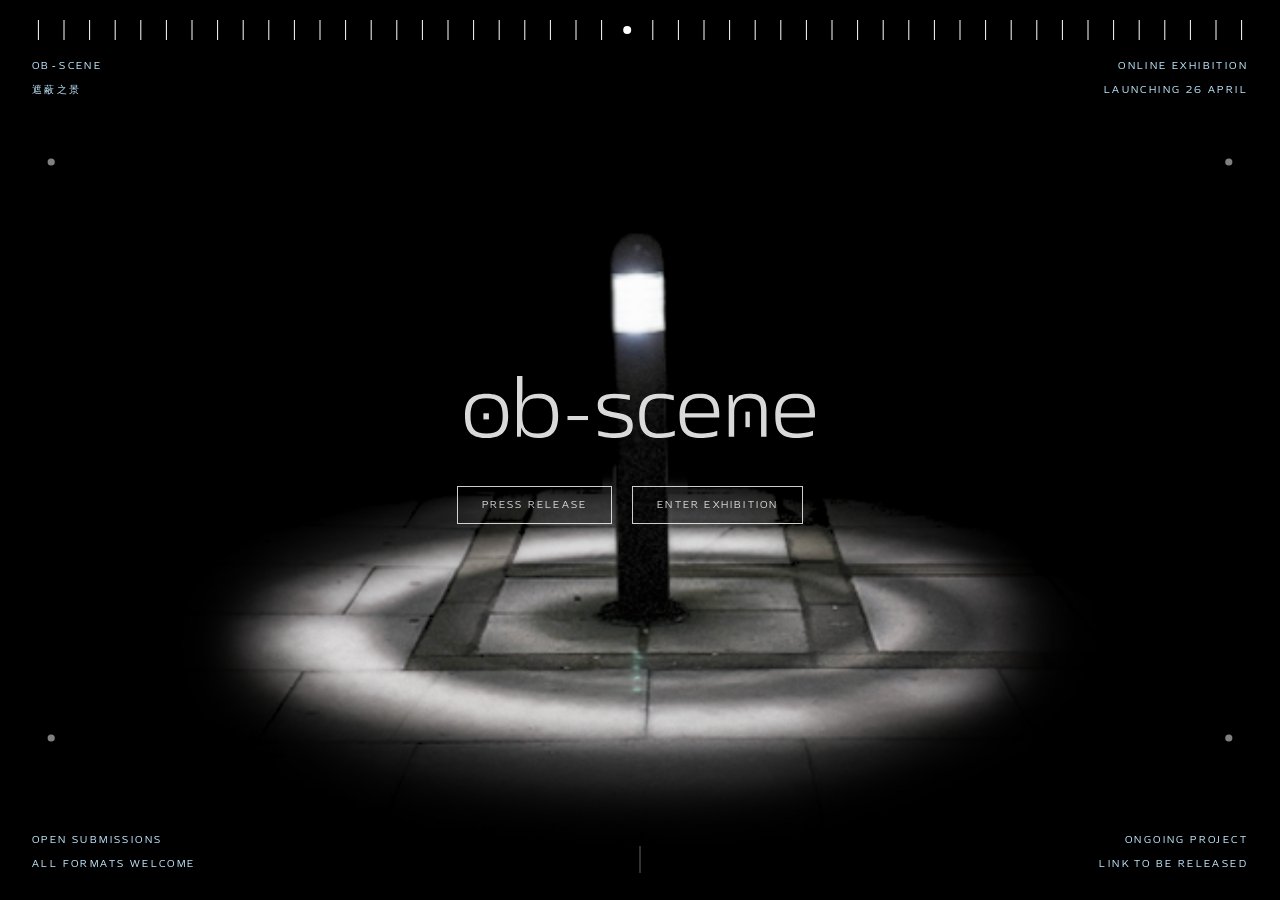
<file: index.html>
<!DOCTYPE html>
<html lang="en">
<head>
  <meta charset="UTF-8" />
  <meta name="viewport" content="width=device-width, initial-scale=1.0" />
  <title>OB-SCENE (遮蔽之景)</title>
  <style>
    @font-face {
      font-family: 'Turbine Trial';
      src: url('fonts/TurbineTrial-Regular.otf') format('opentype');
      font-weight: normal;
      font-style: normal;
    }

    * { margin: 0; padding: 0; box-sizing: border-box; }

    html { width: 100%; height: 100%; }

    body {
      width: 100%;
      min-height: 100vh;
      background: #000;
      display: flex;
      align-items: center;
      justify-content: center;
      font-family: 'Turbine Trial', 'Courier New', monospace;
      cursor: url("data:image/svg+xml,<svg xmlns='http://www.w3.org/2000/svg' width='32' height='32' viewBox='0 0 32 32'><text y='28' font-size='28'>🔍</text></svg>") 16 16, auto;
      overflow: hidden;
    }

    .landing {
      display: flex;
      flex-direction: column;
      align-items: center;
      gap: 48px;
      position: relative;
      z-index: 1;
    }

    .logo {
      width: 350px;
      opacity: 0.85;
    }

    .nav-links {
      display: flex;
      width: 280px;
      gap: 20px;
      justify-content: center;
      margin-left: -20px;
    }

    .nav-links a {
      font-family: 'Turbine Trial', 'Courier New', monospace;
      font-size: 10px;
      letter-spacing: 0.22em;
      text-transform: uppercase;
      color: rgba(255, 255, 255, 0.8);
      text-decoration: none;
      padding: 12px 24px;
      border: 1px solid rgba(255, 255, 255, 0.8);
      transition: color 0.2s, border-color 0.2s;
      white-space: nowrap;
    }

    .nav-links a:hover {
      color: #c0e8ff;
      border-color: rgba(192, 232, 255, 0.3);
    }

    /* ── Corner info labels ── */
    .corner {
      position: fixed;
      z-index: 20;
      display: flex;
      flex-direction: column;
      gap: 8px;
      pointer-events: none;
      padding: 58px 32px 28px;
    }

    .corner span {
      font-family: 'Turbine Trial', 'Courier New', monospace;
      font-size: 10px;
      letter-spacing: 0.24em;
      text-transform: uppercase;
      color: #c0e8ff;
      white-space: nowrap;
      line-height: 1.6;
    }

    .top-left     { top: 0; left: 0; align-items: flex-start; }
    .top-right    { top: 0; right: 0; align-items: flex-end; text-align: right; }
    .bottom-left  { bottom: 0; left: 0; align-items: flex-start; }
    .bottom-right { bottom: 0; right: 0; align-items: flex-end; text-align: right; }

    .center-light {
      position: fixed;
      top: 50%;
      left: 50%;
      transform: translate(-50%, -50%);
      width: 1200px;
      pointer-events: none;
      z-index: 0;
    }

    /* ── Decorative SVG layer ── */
    .deco {
      position: fixed;
      inset: 0;
      z-index: 0;
      pointer-events: none;
    }
  </style>
</head>
<body>

  <!-- Decorative lines and dots -->
  <svg class="deco" width="100%" height="100%" xmlns="http://www.w3.org/2000/svg">
    <!-- Top row: short vertical tick marks spanning full width -->
    <line x1="3%" y1="20" x2="3%" y2="40" stroke="white" stroke-width="1" opacity="1"/>
    <line x1="5%" y1="20" x2="5%" y2="40" stroke="white" stroke-width="1" opacity="1"/>
    <line x1="7%" y1="20" x2="7%" y2="40" stroke="white" stroke-width="1" opacity="1"/>
    <line x1="9%" y1="20" x2="9%" y2="40" stroke="white" stroke-width="1" opacity="1"/>
    <line x1="11%" y1="20" x2="11%" y2="40" stroke="white" stroke-width="1" opacity="1"/>
    <line x1="13%" y1="20" x2="13%" y2="40" stroke="white" stroke-width="1" opacity="1"/>
    <line x1="15%" y1="20" x2="15%" y2="40" stroke="white" stroke-width="1" opacity="1"/>
    <line x1="17%" y1="20" x2="17%" y2="40" stroke="white" stroke-width="1" opacity="1"/>
    <line x1="19%" y1="20" x2="19%" y2="40" stroke="white" stroke-width="1" opacity="1"/>
    <line x1="21%" y1="20" x2="21%" y2="40" stroke="white" stroke-width="1" opacity="1"/>
    <line x1="23%" y1="20" x2="23%" y2="40" stroke="white" stroke-width="1" opacity="1"/>
    <line x1="25%" y1="20" x2="25%" y2="40" stroke="white" stroke-width="1" opacity="1"/>
    <line x1="27%" y1="20" x2="27%" y2="40" stroke="white" stroke-width="1" opacity="1"/>
    <line x1="29%" y1="20" x2="29%" y2="40" stroke="white" stroke-width="1" opacity="1"/>
    <line x1="31%" y1="20" x2="31%" y2="40" stroke="white" stroke-width="1" opacity="1"/>
    <line x1="33%" y1="20" x2="33%" y2="40" stroke="white" stroke-width="1" opacity="1"/>
    <line x1="35%" y1="20" x2="35%" y2="40" stroke="white" stroke-width="1" opacity="1"/>
    <line x1="37%" y1="20" x2="37%" y2="40" stroke="white" stroke-width="1" opacity="1"/>
    <line x1="39%" y1="20" x2="39%" y2="40" stroke="white" stroke-width="1" opacity="1"/>
    <line x1="41%" y1="20" x2="41%" y2="40" stroke="white" stroke-width="1" opacity="1"/>
    <line x1="43%" y1="20" x2="43%" y2="40" stroke="white" stroke-width="1" opacity="1"/>
    <line x1="45%" y1="20" x2="45%" y2="40" stroke="white" stroke-width="1" opacity="1"/>
    <line x1="47%" y1="20" x2="47%" y2="40" stroke="white" stroke-width="1" opacity="1"/>
    <!-- Center dot -->
    <circle cx="49%" cy="30" r="4" fill="white" opacity="1"/>
    <line x1="51%" y1="20" x2="51%" y2="40" stroke="white" stroke-width="1" opacity="1"/>
    <line x1="53%" y1="20" x2="53%" y2="40" stroke="white" stroke-width="1" opacity="1"/>
    <line x1="55%" y1="20" x2="55%" y2="40" stroke="white" stroke-width="1" opacity="1"/>
    <line x1="57%" y1="20" x2="57%" y2="40" stroke="white" stroke-width="1" opacity="1"/>
    <line x1="59%" y1="20" x2="59%" y2="40" stroke="white" stroke-width="1" opacity="1"/>
    <line x1="61%" y1="20" x2="61%" y2="40" stroke="white" stroke-width="1" opacity="1"/>
    <line x1="63%" y1="20" x2="63%" y2="40" stroke="white" stroke-width="1" opacity="1"/>
    <line x1="65%" y1="20" x2="65%" y2="40" stroke="white" stroke-width="1" opacity="1"/>
    <line x1="67%" y1="20" x2="67%" y2="40" stroke="white" stroke-width="1" opacity="1"/>
    <line x1="69%" y1="20" x2="69%" y2="40" stroke="white" stroke-width="1" opacity="1"/>
    <line x1="71%" y1="20" x2="71%" y2="40" stroke="white" stroke-width="1" opacity="1"/>
    <line x1="73%" y1="20" x2="73%" y2="40" stroke="white" stroke-width="1" opacity="1"/>
    <line x1="75%" y1="20" x2="75%" y2="40" stroke="white" stroke-width="1" opacity="1"/>
    <line x1="77%" y1="20" x2="77%" y2="40" stroke="white" stroke-width="1" opacity="1"/>
    <line x1="79%" y1="20" x2="79%" y2="40" stroke="white" stroke-width="1" opacity="1"/>
    <line x1="81%" y1="20" x2="81%" y2="40" stroke="white" stroke-width="1" opacity="1"/>
    <line x1="83%" y1="20" x2="83%" y2="40" stroke="white" stroke-width="1" opacity="1"/>
    <line x1="85%" y1="20" x2="85%" y2="40" stroke="white" stroke-width="1" opacity="1"/>
    <line x1="87%" y1="20" x2="87%" y2="40" stroke="white" stroke-width="1" opacity="1"/>
    <line x1="89%" y1="20" x2="89%" y2="40" stroke="white" stroke-width="1" opacity="1"/>
    <line x1="91%" y1="20" x2="91%" y2="40" stroke="white" stroke-width="1" opacity="1"/>
    <line x1="93%" y1="20" x2="93%" y2="40" stroke="white" stroke-width="1" opacity="1"/>
    <line x1="95%" y1="20" x2="95%" y2="40" stroke="white" stroke-width="1" opacity="1"/>
    <line x1="97%" y1="20" x2="97%" y2="40" stroke="white" stroke-width="1" opacity="1"/>

    <!-- Small corner dots -->
    <circle cx="4%" cy="18%" r="3.6" fill="white" opacity="0.5"/>
    <circle cx="96%" cy="18%" r="3.6" fill="white" opacity="0.5"/>
    <circle cx="96%" cy="82%" r="3.6" fill="white" opacity="0.5"/>
    <circle cx="4%" cy="82%" r="3.6" fill="white" opacity="0.5"/>

    <!-- Bottom center tick -->
    <line x1="50%" y1="94%" x2="50%" y2="97%" stroke="white" stroke-width="0.8" opacity="0.5"/>
  </svg>

  <div class="corner top-left">
    <span>OB-SCENE</span>
    <span>遮蔽之景</span>
  </div>
  <div class="corner top-right">
    <span>Online Exhibition</span>
    <span>Launching 26 April</span>
  </div>
  <div class="corner bottom-left">
    <span>Open Submissions</span>
    <span>All Formats Welcome</span>
  </div>
  <div class="corner bottom-right">
    <span>Ongoing Project</span>
    <span>Link To Be Released</span>
  </div>

  <img class="center-light" src="materials/light.png" alt="" />

  <div class="landing">
    <img class="logo" src="materials/logo_white.svg" alt="OB-SCENE 遮蔽之景" />

    <nav class="nav-links">
      <a href="press.html">Press Release</a>
      <a href="warning.html">Enter Exhibition</a>
    </nav>
  </div>

</body>
</html>
</file>
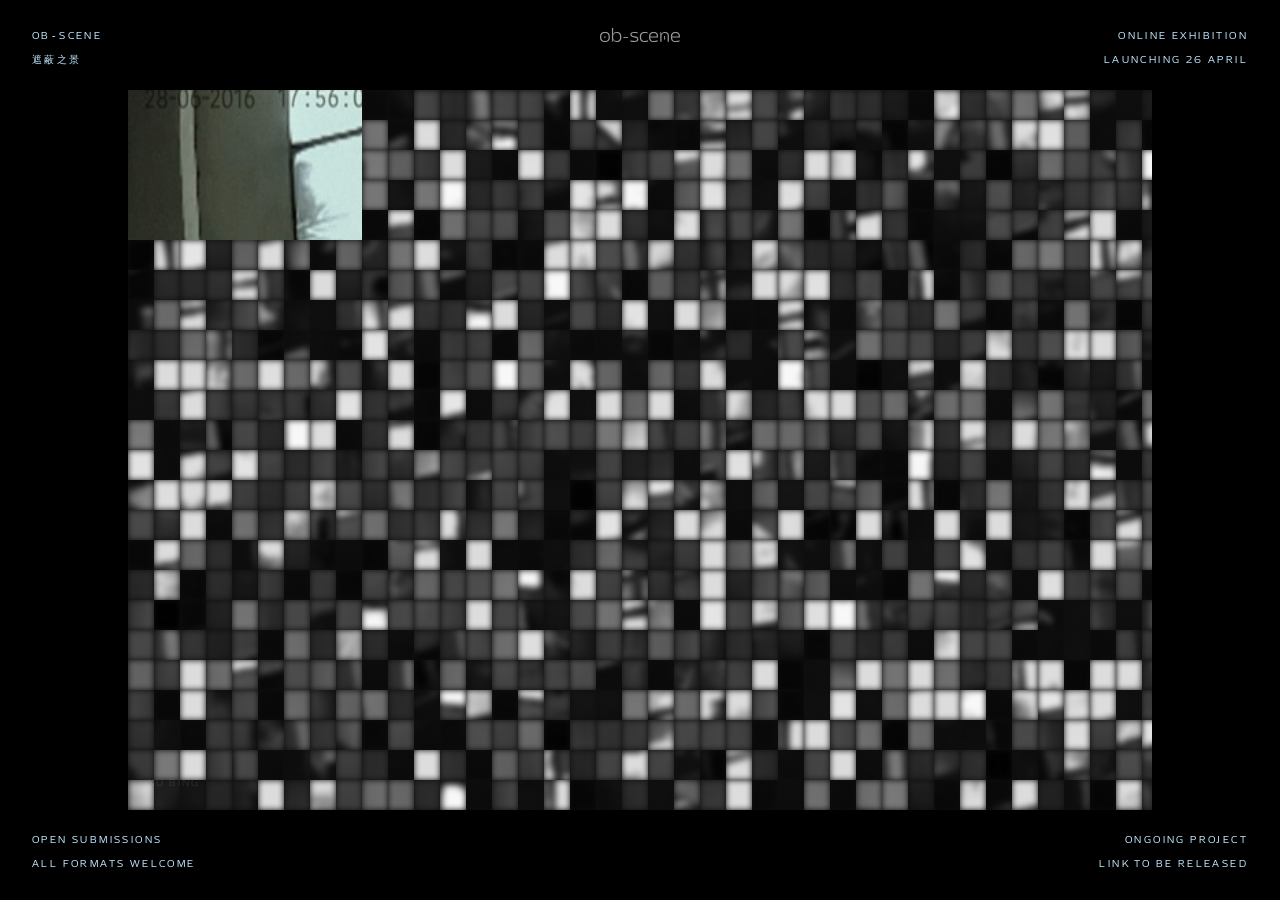
<file: artworks.html>
<!DOCTYPE html>
<html lang="en">
<head>
  <meta charset="UTF-8" />
  <meta name="viewport" content="width=device-width, initial-scale=1.0" />
  <meta http-equiv="Cache-Control" content="no-cache, no-store, must-revalidate" />
  <meta http-equiv="Pragma" content="no-cache" />
  <meta http-equiv="Expires" content="0" />
  <title>OB-SCENE — Works</title>
  <link rel="stylesheet" href="artworks.css" />
</head>
<body>

  <a href="index.html" class="home-logo">
    <img src="materials/logo_white.svg" alt="OB-SCENE" />
  </a>

  <div class="corner top-left">
    <span>OB-SCENE</span>
    <span>遮蔽之景</span>
  </div>
  <div class="corner top-right">
    <span>Online Exhibition</span>
    <span>Launching 26 April</span>
  </div>
  <div class="corner bottom-left">
    <span>Open Submissions</span>
    <span>All Formats Welcome</span>
  </div>
  <div class="corner bottom-right">
    <span>Ongoing Project</span>
    <span>Link To Be Released</span>
  </div>

  <div class="stage">
    <canvas id="mainCanvas"></canvas>
  </div>

  <script>
    const canvas = document.getElementById('mainCanvas');
    const ctx = canvas.getContext('2d');

    const COLS = 40;
    const ROWS = 24;
    const SHUFFLE_MS = 60;

    // reveal window size — kept proportional to canvas
    const REVEAL_RATIO_W = 0.45;
    const REVEAL_RATIO_H = 0.45;

    const SRCS = [
      'materials/Hito_Steyerl.jpg',
      'materials/Niklas_Roy.jpg',
      'materials/Stelarc.jpg',
      'materials/Trevor_Paglen.jpg',
      'materials/Xu_bing.jpg',
      'materials/Zach_Blas.jpg',
      'materials/zhuzhu.jpg',
      'materials/fio.jpg',
    ];

    let W, H, cellW, cellH, RW, RH;
    let mouseX = 0, mouseY = 0;
    let curX = 0, curY = 0;
    let scrollY = 0, targetScroll = 0;
    let lastShuffle = 0;

    // shuffle SRCS order on each load
    for (let i = SRCS.length - 1; i > 0; i--) {
      const j = Math.floor(Math.random() * (i + 1));
      [SRCS[i], SRCS[j]] = [SRCS[j], SRCS[i]];
    }

    const art = SRCS.map(src => ({ src, img: null, tiles: [], flat: [], ready: false }));

    let loaded = 0;
    art.forEach((a) => {
      const img = new Image();
      img.onload = () => { a.img = img; if (++loaded === art.length) init(); };
      img.src = a.src;
    });

    function resize() {
      const stage = canvas.parentElement;
      W = canvas.width  = stage.clientWidth;
      H = canvas.height = stage.clientHeight;
      cellW = Math.ceil(W / COLS);
      cellH = Math.ceil(H / ROWS);
      RW = W * REVEAL_RATIO_W;
      RH = H * REVEAL_RATIO_H;
    }

    function sliceTiles(a) {
      a.tiles     = [];
      a.greyTiles = [];
      a.flat      = [];
      for (let c = 0; c < COLS; c++) {
        a.tiles[c]     = [];
        a.greyTiles[c] = [];
        for (let r = 0; r < ROWS; r++) {
          const sx = (c / COLS) * a.img.naturalWidth;
          const sy = (r / ROWS) * a.img.naturalHeight;
          const sw = a.img.naturalWidth  / COLS;
          const sh = a.img.naturalHeight / ROWS;

          const oc = document.createElement('canvas');
          oc.width = cellW; oc.height = cellH;
          const octx = oc.getContext('2d');
          octx.drawImage(a.img, sx, sy, sw, sh, 0, 0, cellW, cellH);
          a.tiles[c][r] = oc;

          const og = document.createElement('canvas');
          og.width = cellW; og.height = cellH;
          const ogtx = og.getContext('2d');
          ogtx.filter = 'grayscale(100%) blur(3px)';
          ogtx.drawImage(a.img, sx, sy, sw, sh, 0, 0, cellW, cellH);
          a.greyTiles[c][r] = og;

          a.flat.push([c, r]);
        }
      }
      a.ready = true;
    }

    function shuffleArt(a, rl, rr, rt, rb, imgTop) {
      const hidden = [];
      for (let c = 0; c < COLS; c++) {
        for (let r = 0; r < ROWS; r++) {
          const sx = c * cellW + cellW / 2;
          const sy = imgTop + r * cellH + cellH / 2;
          const inside = sx >= rl && sx <= rr && sy >= rt && sy <= rb;
          if (!inside) hidden.push([c, r]);
        }
      }
      for (let i = hidden.length - 1; i > 0; i--) {
        const j = Math.floor(Math.random() * (i + 1));
        [hidden[i], hidden[j]] = [hidden[j], hidden[i]];
      }
      a.flat = hidden;
    }

    function init() {
      resize();
      art.forEach(a => sliceTiles(a));
      window.addEventListener('resize', () => { resize(); art.forEach(a => sliceTiles(a)); });
      requestAnimationFrame(loop);
    }

    // Re-init when restored from bfcache (back/forward navigation)
    window.addEventListener('pageshow', (e) => {
      if (e.persisted) {
        window.location.reload();
      }
    });
    // Prevent bfcache
    window.addEventListener('unload', () => {});

    // mouse coords relative to canvas
    canvas.addEventListener('mousemove', e => {
      const rect = canvas.getBoundingClientRect();
      mouseX = e.clientX - rect.left;
      mouseY = e.clientY - rect.top;
    });

    canvas.addEventListener('wheel', e => {
      const maxScroll = (SRCS.length - 1) * H;
      targetScroll = Math.max(0, Math.min(maxScroll, targetScroll + e.deltaY));
    });

    // Map image sources to detail pages and artist names
    const ART_INFO = {
      'materials/Hito_Steyerl.jpg':  { label: 'Hito Steyerl', page: 'hito.html' },
      'materials/Niklas_Roy.jpg':     { label: 'Niklas Roy', page: 'niklas.html' },
      'materials/Stelarc.jpg':        { label: 'Stelarc', page: 'stelarc.html' },
      'materials/Trevor_Paglen.jpg':  { label: 'Trevor Paglen', page: 'trevor.html' },
      'materials/Xu_bing.jpg':        { label: 'Xu Bing', page: 'xubing.html' },
      'materials/Zach_Blas.jpg':      { label: 'Zach Blas', page: 'zachblas.html' },
      'materials/zhuzhu.jpg':         { label: 'Zhuzhu Xie', page: 'zhuzhu.html' },
      'materials/fio.jpg':            { label: 'Fioretta Zhang', page: 'fio.html' },
    };

    // Click: navigate to detail page with crop info
    canvas.addEventListener('click', () => {
      for (let i = 0; i < art.length; i++) {
        const imgTop = i * H - scrollY;
        if (curY >= imgTop && curY < imgTop + H) {
          const info = ART_INFO[art[i].src];
          if (info && info.page) {
            // Calculate crop as percentage of the image
            const relY = curY - imgTop; // cursor Y relative to this image's top
            const cropL = Math.max(0, (curX - RW / 2) / W);
            const cropT = Math.max(0, (relY - RH / 2) / H);
            const cropR = Math.min(1, (curX + RW / 2) / W);
            const cropB = Math.min(1, (relY + RH / 2) / H);
            const params = `?cl=${cropL.toFixed(3)}&ct=${cropT.toFixed(3)}&cr=${cropR.toFixed(3)}&cb=${cropB.toFixed(3)}`;
            window.location.href = info.page + params;
          }
          return;
        }
      }
    });

    function loop(ts) {
      curX += (mouseX - curX) * 0.1;
      curY += (mouseY - curY) * 0.1;
      scrollY += (targetScroll - scrollY) * 0.08;

      ctx.fillStyle = '#0e0e0e';
      ctx.fillRect(0, 0, W, H);

      const rl = curX - RW / 2, rr = curX + RW / 2;
      const rt = curY - RH / 2, rb = curY + RH / 2;

      const doShuffle = ts - lastShuffle > SHUFFLE_MS;
      if (doShuffle) lastShuffle = ts;

      art.forEach((a, i) => {
        if (!a.ready) return;
        const imgTop = i * H - scrollY;
        if (imgTop > H || imgTop + H < 0) return;

        if (doShuffle) shuffleArt(a, rl, rr, rt, rb, imgTop);

        let hiddenIdx = 0;
        for (let c = 0; c < COLS; c++) {
          for (let r = 0; r < ROWS; r++) {
            const sx = c * cellW;
            const sy = imgTop + r * cellH;
            const cx = sx + cellW / 2;
            const cy = sy + cellH / 2;
            const inside = cx >= rl && cx <= rr && cy >= rt && cy <= rb;

            if (inside) {
              ctx.drawImage(a.tiles[c][r], sx, sy, cellW, cellH);
            } else {
              if (hiddenIdx < a.flat.length) {
                const [sc, sr] = a.flat[hiddenIdx++];
                ctx.drawImage(a.greyTiles[sc][sr], sx, sy, cellW, cellH);
              }
            }
          }
        }

        // Draw artist label at bottom of this image section
        const info = ART_INFO[a.src];
        if (info) {
          const labelY = imgTop + H - 24;
          const labelX = 20;
          // Only show label clearly inside reveal window
          const labelInReveal = labelX >= rl && labelX + 200 <= rr && labelY >= rt && labelY <= rb;
          ctx.font = '10px "Turbine Trial", "Courier New", monospace';
          ctx.letterSpacing = '2px';
          ctx.fillStyle = labelInReveal
            ? '#c0e8ff'
            : 'rgba(192, 232, 255, 0.12)';
          ctx.fillText(info.label.toUpperCase(), labelX, labelY);
          ctx.letterSpacing = '0px';
        }
      });

      requestAnimationFrame(loop);
    }
  </script>

</body>
</html>
</file>
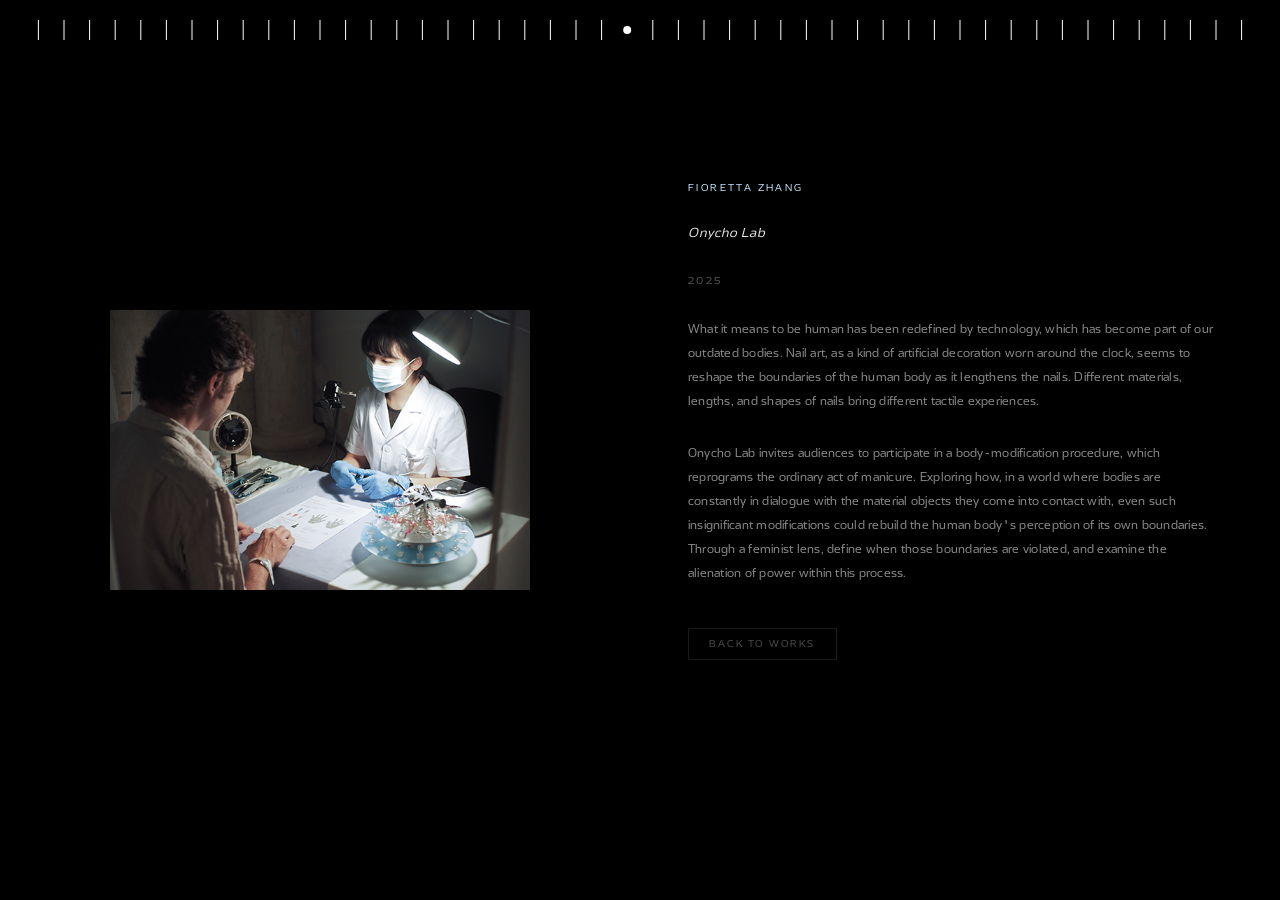
<file: fio.html>
<!DOCTYPE html>
<html lang="en">
<head>
  <meta charset="UTF-8" />
  <meta name="viewport" content="width=device-width, initial-scale=1.0" />
  <title>OB-SCENE — Fioretta Zhang</title>
  <link rel="stylesheet" href="detail.css" />
</head>
<body>

  <!-- Decorative ruler -->
  <svg class="deco" width="100%" height="100%" xmlns="http://www.w3.org/2000/svg">
    <line x1="3%" y1="20" x2="3%" y2="40" stroke="white" stroke-width="1" opacity="1"/>
    <line x1="5%" y1="20" x2="5%" y2="40" stroke="white" stroke-width="1" opacity="1"/>
    <line x1="7%" y1="20" x2="7%" y2="40" stroke="white" stroke-width="1" opacity="1"/>
    <line x1="9%" y1="20" x2="9%" y2="40" stroke="white" stroke-width="1" opacity="1"/>
    <line x1="11%" y1="20" x2="11%" y2="40" stroke="white" stroke-width="1" opacity="1"/>
    <line x1="13%" y1="20" x2="13%" y2="40" stroke="white" stroke-width="1" opacity="1"/>
    <line x1="15%" y1="20" x2="15%" y2="40" stroke="white" stroke-width="1" opacity="1"/>
    <line x1="17%" y1="20" x2="17%" y2="40" stroke="white" stroke-width="1" opacity="1"/>
    <line x1="19%" y1="20" x2="19%" y2="40" stroke="white" stroke-width="1" opacity="1"/>
    <line x1="21%" y1="20" x2="21%" y2="40" stroke="white" stroke-width="1" opacity="1"/>
    <line x1="23%" y1="20" x2="23%" y2="40" stroke="white" stroke-width="1" opacity="1"/>
    <line x1="25%" y1="20" x2="25%" y2="40" stroke="white" stroke-width="1" opacity="1"/>
    <line x1="27%" y1="20" x2="27%" y2="40" stroke="white" stroke-width="1" opacity="1"/>
    <line x1="29%" y1="20" x2="29%" y2="40" stroke="white" stroke-width="1" opacity="1"/>
    <line x1="31%" y1="20" x2="31%" y2="40" stroke="white" stroke-width="1" opacity="1"/>
    <line x1="33%" y1="20" x2="33%" y2="40" stroke="white" stroke-width="1" opacity="1"/>
    <line x1="35%" y1="20" x2="35%" y2="40" stroke="white" stroke-width="1" opacity="1"/>
    <line x1="37%" y1="20" x2="37%" y2="40" stroke="white" stroke-width="1" opacity="1"/>
    <line x1="39%" y1="20" x2="39%" y2="40" stroke="white" stroke-width="1" opacity="1"/>
    <line x1="41%" y1="20" x2="41%" y2="40" stroke="white" stroke-width="1" opacity="1"/>
    <line x1="43%" y1="20" x2="43%" y2="40" stroke="white" stroke-width="1" opacity="1"/>
    <line x1="45%" y1="20" x2="45%" y2="40" stroke="white" stroke-width="1" opacity="1"/>
    <line x1="47%" y1="20" x2="47%" y2="40" stroke="white" stroke-width="1" opacity="1"/>
    <circle cx="49%" cy="30" r="4" fill="white" opacity="1"/>
    <line x1="51%" y1="20" x2="51%" y2="40" stroke="white" stroke-width="1" opacity="1"/>
    <line x1="53%" y1="20" x2="53%" y2="40" stroke="white" stroke-width="1" opacity="1"/>
    <line x1="55%" y1="20" x2="55%" y2="40" stroke="white" stroke-width="1" opacity="1"/>
    <line x1="57%" y1="20" x2="57%" y2="40" stroke="white" stroke-width="1" opacity="1"/>
    <line x1="59%" y1="20" x2="59%" y2="40" stroke="white" stroke-width="1" opacity="1"/>
    <line x1="61%" y1="20" x2="61%" y2="40" stroke="white" stroke-width="1" opacity="1"/>
    <line x1="63%" y1="20" x2="63%" y2="40" stroke="white" stroke-width="1" opacity="1"/>
    <line x1="65%" y1="20" x2="65%" y2="40" stroke="white" stroke-width="1" opacity="1"/>
    <line x1="67%" y1="20" x2="67%" y2="40" stroke="white" stroke-width="1" opacity="1"/>
    <line x1="69%" y1="20" x2="69%" y2="40" stroke="white" stroke-width="1" opacity="1"/>
    <line x1="71%" y1="20" x2="71%" y2="40" stroke="white" stroke-width="1" opacity="1"/>
    <line x1="73%" y1="20" x2="73%" y2="40" stroke="white" stroke-width="1" opacity="1"/>
    <line x1="75%" y1="20" x2="75%" y2="40" stroke="white" stroke-width="1" opacity="1"/>
    <line x1="77%" y1="20" x2="77%" y2="40" stroke="white" stroke-width="1" opacity="1"/>
    <line x1="79%" y1="20" x2="79%" y2="40" stroke="white" stroke-width="1" opacity="1"/>
    <line x1="81%" y1="20" x2="81%" y2="40" stroke="white" stroke-width="1" opacity="1"/>
    <line x1="83%" y1="20" x2="83%" y2="40" stroke="white" stroke-width="1" opacity="1"/>
    <line x1="85%" y1="20" x2="85%" y2="40" stroke="white" stroke-width="1" opacity="1"/>
    <line x1="87%" y1="20" x2="87%" y2="40" stroke="white" stroke-width="1" opacity="1"/>
    <line x1="89%" y1="20" x2="89%" y2="40" stroke="white" stroke-width="1" opacity="1"/>
    <line x1="91%" y1="20" x2="91%" y2="40" stroke="white" stroke-width="1" opacity="1"/>
    <line x1="93%" y1="20" x2="93%" y2="40" stroke="white" stroke-width="1" opacity="1"/>
    <line x1="95%" y1="20" x2="95%" y2="40" stroke="white" stroke-width="1" opacity="1"/>
    <line x1="97%" y1="20" x2="97%" y2="40" stroke="white" stroke-width="1" opacity="1"/>
  <div class="artwork-image">
    <canvas id="artwork-canvas" style="display:none;max-width:100%;max-height:100%;"></canvas>
    <img id="artwork-img" src="materials/fio.jpg" alt="Onycho Lab" />
  </div>

  <div class="artwork-info">
    <div class="info-artist">Fioretta Zhang</div>
    <div class="info-title">Onycho Lab</div>
    <div class="info-year">2025</div>

    <p class="info-description">
      What it means to be human has been redefined by technology, which has become
      part of our outdated bodies. Nail art, as a kind of artificial decoration worn
      around the clock, seems to reshape the boundaries of the human body as it
      lengthens the nails. Different materials, lengths, and shapes of nails bring
      different tactile experiences.
    </p>

    <p class="info-description">
      Onycho Lab invites audiences to participate in a body-modification procedure,
      which reprograms the ordinary act of manicure. Exploring how, in a world where
      bodies are constantly in dialogue with the material objects they come into
      contact with, even such insignificant modifications could rebuild the human
      body's perception of its own boundaries. Through a feminist lens, define when
      those boundaries are violated, and examine the alienation of power within
      this process.
    </p>

    <div class="info-back">
      <a href="gallery.html?from=gallery&key=fio">Back to Works</a>
    </div>
  </div>

  <script src="detail.js"></script>
</body>
</html>
</file>
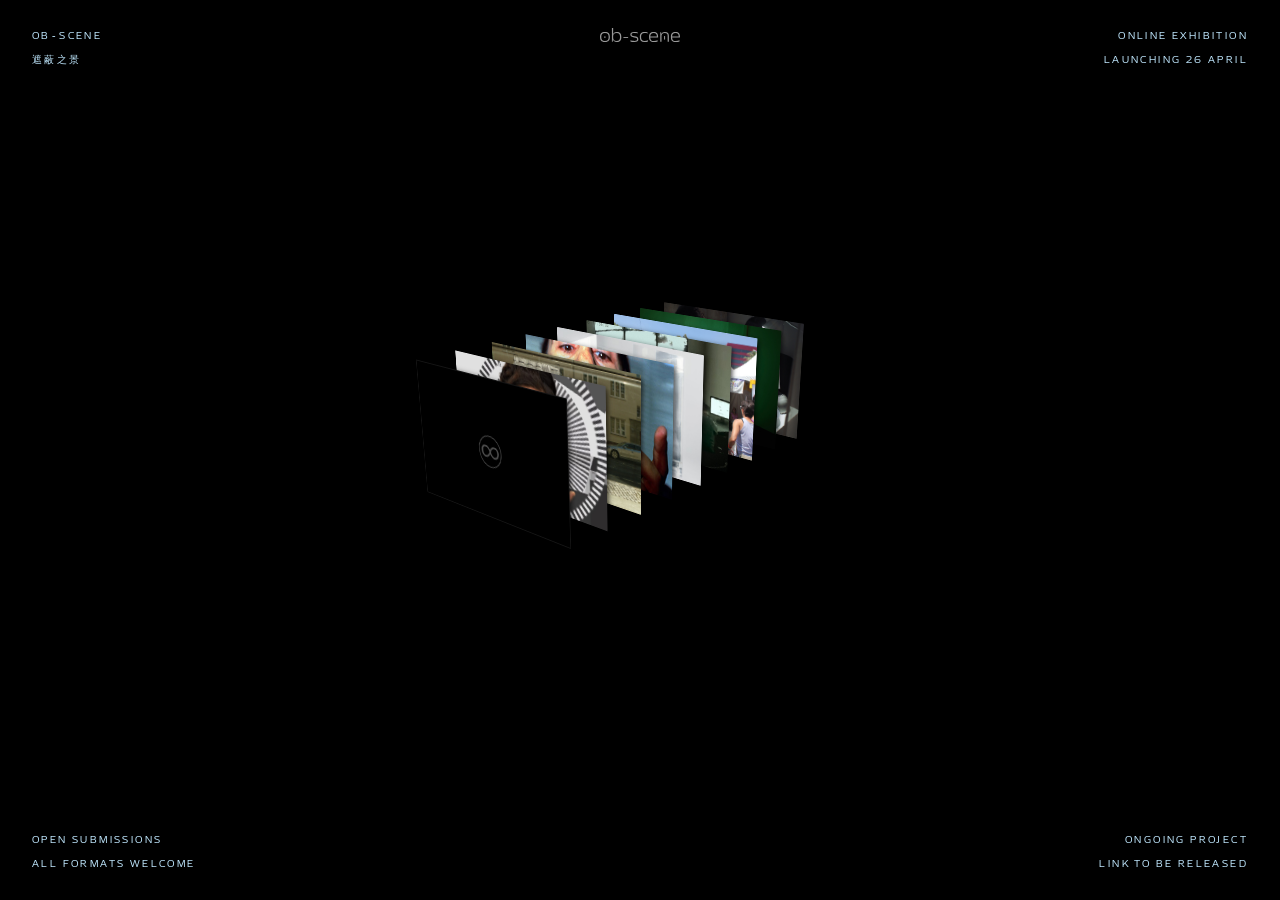
<file: gallery.html>
<!DOCTYPE html>
<html lang="en">
<head>
  <meta charset="UTF-8" />
  <meta name="viewport" content="width=device-width, initial-scale=1.0" />
  <title>OB-SCENE — Gallery</title>
  <style>
    @font-face {
      font-family: 'Turbine Trial';
      src: url('fonts/TurbineTrial-Regular.otf') format('opentype');
      font-weight: normal;
      font-style: normal;
    }

    * { margin: 0; padding: 0; box-sizing: border-box; }

    html, body {
      width: 100%;
      height: 100%;
      background: #000;
      overflow: hidden;
      font-family: 'Turbine Trial', 'Courier New', monospace;
    }

    /* ── Stack view ── */
    #stackView {
      width: 100%;
      height: 100%;
      perspective: 900px;
      display: flex;
      align-items: center;
      justify-content: center;
    }

    .stack-wrapper {
      position: relative;
      transform-style: preserve-3d;
      transform: rotateX(-20deg) rotateY(-40deg);
      width: 220px;
      height: 150px;
      margin-right: 300px;
    }

    .card {
      position: absolute;
      width: 220px;
      height: 150px;
      overflow: hidden;
      border-radius: 1px;
      box-shadow: 2px 2px 6px rgba(0,0,0,0.7);
      transition: transform 0.6s cubic-bezier(0.25, 0.46, 0.45, 0.94);
      cursor: pointer;
    }

    .card img {
      width: 100%;
      height: 100%;
      object-fit: cover;
      display: block;
      pointer-events: none;
    }

    /* ── Reveal view (same layout as artworks.html) ── */
    #revealView {
      display: none;
      width: 100%;
      height: 100%;
      background: #000;
      cursor: none;
    }

    #revealView.active { display: block; }

    .stage {
      width: 80vw;
      height: 80vh;
      position: absolute;
      top: 50%;
      left: 50%;
      transform: translate(-50%, -50%);
      background: #0e0e0e;
      overflow: hidden;
    }

    #revealCanvas {
      display: block;
      width: 100%;
      height: 100%;
      cursor: none;
    }

    /* ── Corner labels ── */
    .corner {
      position: fixed;
      z-index: 20;
      display: flex;
      flex-direction: column;
      gap: 8px;
      pointer-events: none;
      padding: 28px 32px;
    }

    .corner span {
      font-family: 'Turbine Trial', 'Courier New', monospace;
      font-size: 10px;
      letter-spacing: 0.24em;
      text-transform: uppercase;
      color: #c0e8ff;
      white-space: nowrap;
      line-height: 1.6;
    }

    .top-left    { top: 0; left: 0; align-items: flex-start; }
    .top-right   { top: 0; right: 0; align-items: flex-end; text-align: right; }
    .bottom-left { bottom: 0; left: 0; align-items: flex-start; }
    .bottom-right{ bottom: 0; right: 0; align-items: flex-end; text-align: right; }

    /* ── Decorative ruler ── */
    .deco {
      position: fixed;
      inset: 0;
      z-index: 0;
      pointer-events: none;
    }

    /* ── Home logo ── */
    .home-logo {
      position: fixed;
      top: 28px;
      left: 50%;
      transform: translateX(-50%);
      z-index: 25;
      opacity: 0.6;
      transition: opacity 0.2s;
      display: block;
    }
    .home-logo:hover { opacity: 1; }
    .home-logo img { width: 80px; display: block; }

    /* ── Back button (reveal view) ── */
    #backBtn {
      position: fixed;
      bottom: 32px;
      left: 50%;
      transform: translateX(-50%);
      z-index: 30;
      font-family: 'Turbine Trial', 'Courier New', monospace;
      font-size: 10px;
      letter-spacing: 0.22em;
      text-transform: uppercase;
      color: rgba(255,255,255,0.4);
      background: none;
      border: 1px solid rgba(255,255,255,0.15);
      padding: 8px 20px;
      cursor: pointer;
      display: none;
      transition: color 0.2s, border-color 0.2s;
      white-space: nowrap;
    }
    #backBtn.visible { display: block; }
    #backBtn:hover { color: #c0e8ff; border-color: rgba(192,232,255,0.3); }
  </style>
</head>
<body>

  <a href="index.html" class="home-logo" id="homeLogo">
    <img src="materials/logo_white.svg" alt="OB-SCENE" />
  </a>

  <div class="corner top-left">
    <span>OB-SCENE</span>
    <span>遮蔽之景</span>
  </div>
  <div class="corner top-right">
    <span>Online Exhibition</span>
    <span>Launching 26 April</span>
  </div>
  <div class="corner bottom-left" id="cornerBL">
    <span>Open Submissions</span>
    <span>All Formats Welcome</span>
  </div>
  <div class="corner bottom-right" id="cornerBR">
    <span>Ongoing Project</span>
    <span>Link To Be Released</span>
  </div>

  <!-- Stack view -->
  <div id="stackView">
    <div class="stack-wrapper" id="stackWrapper"></div>
  </div>

  <!-- Reveal view -->
  <div id="revealView">
    <div class="stage">
      <canvas id="revealCanvas"></canvas>
    </div>
  </div>

  <button id="backBtn">← Back to Gallery</button>

  <script>
    const ARTWORKS = [
      null,
      { key: 'hito',    src: 'materials/Hito_Steyerl.jpg',  page: 'hito.html' },
      { key: 'niklas',  src: 'materials/Niklas_Roy.jpg',     page: 'niklas.html' },
      { key: 'stelarc', src: 'materials/Stelarc.jpg',        page: 'stelarc.html' },
      { key: 'trevor',  src: 'materials/Trevor_Paglen.jpg',  page: 'trevor.html' },
      { key: 'xubing',  src: 'materials/Xu_bing.jpg',        page: 'xubing.html' },
      { key: 'zach',    src: 'materials/Zach_Blas.jpg',      page: 'zachblas.html' },
      { key: 'zhuzhu',  src: 'materials/zhuzhu.jpg',         page: 'zhuzhu.html' },
      { key: 'fio',     src: 'materials/fio.jpg',            page: 'fio.html' },
    ];

    const wrapper     = document.getElementById('stackWrapper');
    const stackView   = document.getElementById('stackView');
    const revealView  = document.getElementById('revealView');
    const canvas      = document.getElementById('revealCanvas');
    const ctx         = canvas.getContext('2d');
    const backBtn     = document.getElementById('backBtn');
    const homeLogo    = document.getElementById('homeLogo');
    const cornerBL    = document.getElementById('cornerBL');
    const cornerBR    = document.getElementById('cornerBR');

    const EXPANDED_GAP  = 52;
    const COLLAPSED_GAP = 6;
    let expanded = true;

    // ── Reveal engine ──
    const COLS = 40, ROWS = 24, SHUFFLE_MS = 60;
    const REVEAL_RATIO_W = 0.45, REVEAL_RATIO_H = 0.45;
    let revealArt = null;
    let mouseX = 0, mouseY = 0, curX = 0, curY = 0;
    let W, H, cellW, cellH, RW, RH;
    let lastShuffle = 0, flatTiles = [];
    let rafId = null;

    function resizeCanvas() {
      const stage = canvas.parentElement;
      W = canvas.width  = stage.clientWidth;
      H = canvas.height = stage.clientHeight;
      cellW = Math.ceil(W / COLS);
      cellH = Math.ceil(H / ROWS);
      RW = W * REVEAL_RATIO_W;
      RH = H * REVEAL_RATIO_H;
      if (revealArt && revealArt.img) sliceTiles(revealArt);
    }

    window.addEventListener('resize', () => { if (revealArt) resizeCanvas(); });

    function sliceTiles(a) {
      a.tiles = []; a.greyTiles = []; flatTiles = [];
      for (let c = 0; c < COLS; c++) {
        a.tiles[c] = []; a.greyTiles[c] = [];
        for (let r = 0; r < ROWS; r++) {
          const sx = (c / COLS) * a.img.naturalWidth;
          const sy = (r / ROWS) * a.img.naturalHeight;
          const sw = a.img.naturalWidth  / COLS;
          const sh = a.img.naturalHeight / ROWS;

          const oc = document.createElement('canvas');
          oc.width = cellW; oc.height = cellH;
          oc.getContext('2d').drawImage(a.img, sx, sy, sw, sh, 0, 0, cellW, cellH);
          a.tiles[c][r] = oc;

          const og = document.createElement('canvas');
          og.width = cellW; og.height = cellH;
          const ogtx = og.getContext('2d');
          ogtx.filter = 'grayscale(100%) blur(3px)';
          ogtx.drawImage(a.img, sx, sy, sw, sh, 0, 0, cellW, cellH);
          a.greyTiles[c][r] = og;

          flatTiles.push([c, r]);
        }
      }
    }

    function shuffleTiles(rl, rr, rt, rb) {
      const hidden = [];
      for (let c = 0; c < COLS; c++)
        for (let r = 0; r < ROWS; r++) {
          const cx = c * cellW + cellW / 2, cy = r * cellH + cellH / 2;
          if (!(cx >= rl && cx <= rr && cy >= rt && cy <= rb)) hidden.push([c, r]);
        }
      for (let i = hidden.length - 1; i > 0; i--) {
        const j = Math.floor(Math.random() * (i + 1));
        [hidden[i], hidden[j]] = [hidden[j], hidden[i]];
      }
      flatTiles = hidden;
    }

    function revealLoop(ts) {
      if (!revealArt || !revealArt.img) { rafId = requestAnimationFrame(revealLoop); return; }
      curX += (mouseX - curX) * 0.1;
      curY += (mouseY - curY) * 0.1;

      ctx.fillStyle = '#0e0e0e';
      ctx.fillRect(0, 0, W, H);

      const rl = curX - RW/2, rr = curX + RW/2;
      const rt = curY - RH/2, rb = curY + RH/2;

      if (ts - lastShuffle > SHUFFLE_MS) { shuffleTiles(rl, rr, rt, rb); lastShuffle = ts; }

      let hi = 0;
      for (let c = 0; c < COLS; c++)
        for (let r = 0; r < ROWS; r++) {
          const sx = c * cellW, sy = r * cellH;
          const inside = (sx+cellW/2) >= rl && (sx+cellW/2) <= rr && (sy+cellH/2) >= rt && (sy+cellH/2) <= rb;
          if (inside) {
            ctx.drawImage(revealArt.tiles[c][r], sx, sy, cellW, cellH);
          } else if (hi < flatTiles.length) {
            const [sc, sr] = flatTiles[hi++];
            ctx.drawImage(revealArt.greyTiles[sc][sr], sx, sy, cellW, cellH);
          }
        }

      rafId = requestAnimationFrame(revealLoop);
    }

    function openReveal(artObj) {
      revealArt = artObj;
      stackView.style.display = 'none';
      revealView.classList.add('active');
      backBtn.classList.add('visible');
      cornerBL.style.display = '';
      cornerBR.style.display = '';
      resizeCanvas();
      curX = mouseX = W / 2;
      curY = mouseY = H / 2;
      lastShuffle = 0;
      if (rafId) cancelAnimationFrame(rafId);
      rafId = requestAnimationFrame(revealLoop);
    }

    function closeReveal() {
      revealView.classList.remove('active');
      stackView.style.display = '';
      backBtn.classList.remove('visible');
      if (rafId) { cancelAnimationFrame(rafId); rafId = null; }
      revealArt = null;
      resetCardStates();
    }

    canvas.addEventListener('mousemove', e => {
      const rect = canvas.getBoundingClientRect();
      mouseX = e.clientX - rect.left;
      mouseY = e.clientY - rect.top;
    });

    canvas.addEventListener('click', () => {
      if (!revealArt) return;
      const cropL = Math.max(0, (curX - RW/2) / W);
      const cropT = Math.max(0, (curY - RH/2) / H);
      const cropR = Math.min(1, (curX + RW/2) / W);
      const cropB = Math.min(1, (curY + RH/2) / H);
      const params = `?cl=${cropL.toFixed(3)}&ct=${cropT.toFixed(3)}&cr=${cropR.toFixed(3)}&cb=${cropB.toFixed(3)}&from=gallery&key=${revealArt.key}`;
      window.location.href = revealArt.page + params;
    });

    backBtn.addEventListener('click', closeReveal);
    document.addEventListener('keydown', e => { if (e.key === 'Escape') closeReveal(); });

    // ── Build stack cards ──
    const artObjects = {};
    const cardStates = []; // track lifted state per card

    ARTWORKS.forEach((item, i) => {
      const card = document.createElement('div');
      card.className = 'card';
      card.style.transform = `translateZ(${-i * EXPANDED_GAP}px)`;
      card.style.zIndex = ARTWORKS.length - i;

      const state = { lifted: false, card, index: i };
      cardStates.push(state);

      if (item === null) {
        card.style.background = '#000';
        card.style.border = '1px solid rgba(255,255,255,0.08)';
        card.style.cursor = 'default';
        card.style.display = 'flex';
        card.style.alignItems = 'center';
        card.style.justifyContent = 'center';
        card.style.fontSize = '60px';
        card.style.color = 'rgba(255,255,255,0.3)';
        card.textContent = '♾️';
      } else {
        const img = document.createElement('img');
        img.src = item.src;
        card.appendChild(img);

        const artObj = { key: item.key, src: item.src, page: item.page, img: null, tiles: [], greyTiles: [] };
        artObjects[item.key] = artObj;
        const fullImg = new Image();
        fullImg.onload = () => { artObj.img = fullImg; };
        fullImg.src = item.src;

        card.addEventListener('click', (e) => {
          e.stopPropagation();
          if (!state.lifted) {
            state.lifted = true;
            card.style.transform = `translateZ(${-i * EXPANDED_GAP}px) translateY(-30px)`;
          } else {
            openReveal(artObj);
          }
        });
      }
      wrapper.appendChild(card);
    });

    function resetCardStates() {
      cardStates.forEach(state => {
        state.lifted = false;
        state.card.style.transform = `translateZ(${-state.index * EXPANDED_GAP}px)`;
      });
      expanded = true;
    }

    wrapper.addEventListener('click', () => {
      expanded = !expanded;
      document.querySelectorAll('.card').forEach((card, i) => {
        card.style.transform = `translateZ(${-i * (expanded ? EXPANDED_GAP : COLLAPSED_GAP)}px)`;
      });
    });

    // ── Auto-open reveal if returning from detail page ──
    const params = new URLSearchParams(window.location.search);
    if (params.get('from') === 'gallery') {
      const key = params.get('key');
      // hide stack immediately to avoid flash
      stackView.style.display = 'none';
      revealView.classList.add('active');
      backBtn.classList.add('visible');
      cornerBL.style.display = '';
      cornerBR.style.display = '';
      // wait for image to load then start reveal
      const tryOpen = setInterval(() => {
        if (artObjects[key] && artObjects[key].img) {
          clearInterval(tryOpen);
          revealArt = artObjects[key];
          resizeCanvas();
          curX = mouseX = W / 2;
          curY = mouseY = H / 2;
          lastShuffle = 0;
          if (rafId) cancelAnimationFrame(rafId);
          rafId = requestAnimationFrame(revealLoop);
        }
      }, 20);
    }
  </script>

</body>
</html>
</file>
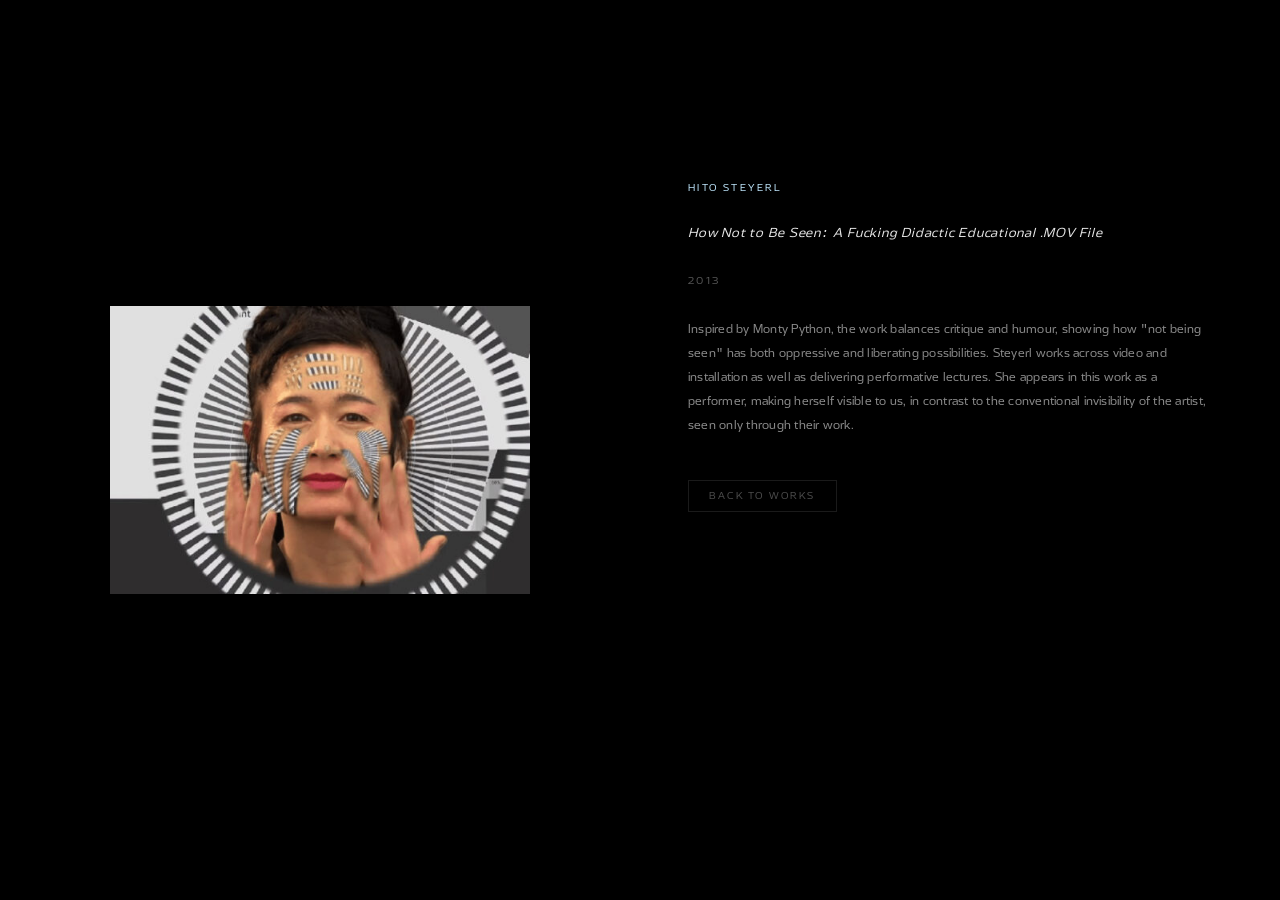
<file: hito.html>
<!DOCTYPE html>
<html lang="en">
<head>
  <meta charset="UTF-8" />
  <meta name="viewport" content="width=device-width, initial-scale=1.0" />
  <title>OB-SCENE — Hito Steyerl</title>
  <link rel="stylesheet" href="detail.css" />
</head>
<body>

  <div class="artwork-image">
    <canvas id="artwork-canvas" style="display:none;max-width:100%;max-height:100%;"></canvas>
    <img id="artwork-img" src="materials/Hito_Steyerl.jpg" alt="How Not to Be Seen" />
  </div>

  <div class="artwork-info">
    <div class="info-artist">Hito Steyerl</div>
    <div class="info-title">How Not to Be Seen: A Fucking Didactic Educational .MOV File</div>
    <div class="info-year">2013</div>

    <p class="info-description">
      Inspired by Monty Python, the work balances critique and humour, showing how
      "not being seen" has both oppressive and liberating possibilities. Steyerl works
      across video and installation as well as delivering performative lectures. She
      appears in this work as a performer, making herself visible to us, in contrast
      to the conventional invisibility of the artist, seen only through their work.
    </p>

    <div class="info-back">
      <a href="gallery.html?from=gallery&key=hito">Back to Works</a>
    </div>
  </div>

  <script src="detail.js"></script>
</body>
</html>
</file>
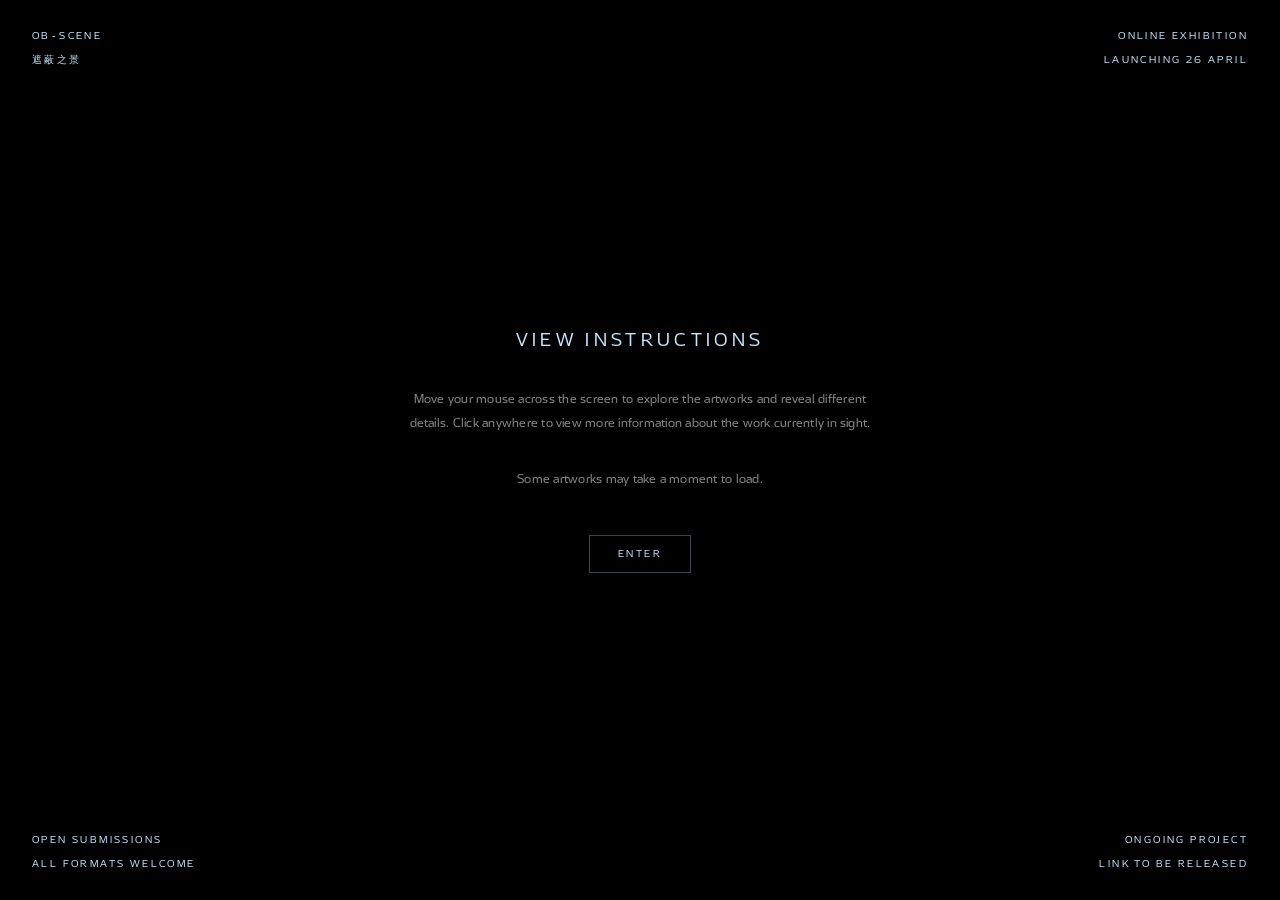
<file: instructions.html>
<!DOCTYPE html>
<html lang="en">
<head>
  <meta charset="UTF-8" />
  <meta name="viewport" content="width=device-width, initial-scale=1.0" />
  <title>OB-SCENE — Instructions</title>
  <style>
    @font-face {
      font-family: 'Turbine Trial';
      src: url('fonts/TurbineTrial-Regular.otf') format('opentype');
      font-weight: normal;
      font-style: normal;
    }

    * { margin: 0; padding: 0; box-sizing: border-box; }

    html {
      width: 100%;
      height: 100%;
    }

    body {
      width: 100%;
      min-height: 100vh;
      background: #000;
      display: flex;
      align-items: center;
      justify-content: center;
      font-family: 'Turbine Trial', 'Courier New', monospace;
      color: rgba(255, 255, 255, 0.85);
    }

    .warning-container {
      max-width: 520px;
      padding: 0 24px;
      text-align: center;
      display: flex;
      flex-direction: column;
      align-items: center;
      gap: 32px;
    }

    .warning-title {
      font-size: 18px;
      letter-spacing: 0.24em;
      text-transform: uppercase;
      color: #c0e8ff;
      line-height: 1.6;
    }

    .warning-text {
      font-size: 12px;
      line-height: 2;
      letter-spacing: 0.02em;
      color: rgba(255, 255, 255, 0.55);
    }

    .warning-actions {
      display: flex;
      gap: 32px;
      margin-top: 12px;
    }

    .warning-actions a {
      font-family: 'Turbine Trial', 'Courier New', monospace;
      font-size: 10px;
      letter-spacing: 0.24em;
      text-transform: uppercase;
      text-decoration: none;
      padding: 12px 28px;
      transition: color 0.2s, border-color 0.2s;
      white-space: nowrap;
    }

    .btn-enter {
      color: #c0e8ff;
      border: 1px solid rgba(192, 232, 255, 0.3);
    }
    .btn-enter:hover {
      color: #fff;
      border-color: rgba(255, 255, 255, 0.4);
    }

    /* ── Corner labels ── */
    .corner {
      position: fixed;
      z-index: 20;
      display: flex;
      flex-direction: column;
      gap: 8px;
      pointer-events: none;
      padding: 28px 32px;
    }

    .corner span {
      font-family: 'Turbine Trial', 'Courier New', monospace;
      font-size: 10px;
      letter-spacing: 0.24em;
      text-transform: uppercase;
      color: #c0e8ff;
      white-space: nowrap;
      line-height: 1.6;
    }

    .top-left    { top: 0; left: 0; align-items: flex-start; }
    .top-right   { top: 0; right: 0; align-items: flex-end; text-align: right; }
    .bottom-left { bottom: 0; left: 0; align-items: flex-start; }
    .bottom-right{ bottom: 0; right: 0; align-items: flex-end; text-align: right; }

    /* ── Decorative ruler ── */
    .deco {
      position: fixed;
      inset: 0;
      z-index: 0;
      pointer-events: none;
    }
  </style>
</head>
<body>

  <div class="corner top-left">
    <span>OB-SCENE</span>
    <span>遮蔽之景</span>
  </div>
  <div class="corner top-right">
    <span>Online Exhibition</span>
    <span>Launching 26 April</span>
  </div>
  <div class="corner bottom-left">
    <span>Open Submissions</span>
    <span>All Formats Welcome</span>
  </div>
  <div class="corner bottom-right">
    <span>Ongoing Project</span>
    <span>Link To Be Released</span>
  </div>

  <div class="warning-container">
    <div class="warning-title">View Instructions</div>

    <p class="warning-text">
      Move your mouse across the screen to explore the artworks and reveal different details.
      Click anywhere to view more information about the work currently in sight.
    </p>

    <p class="warning-text">
      Some artworks may take a moment to load.
    </p>

    <div class="warning-actions">
      <a href="gallery.html" class="btn-enter">Enter</a>
    </div>
  </div>

</body>
</html>
</file>
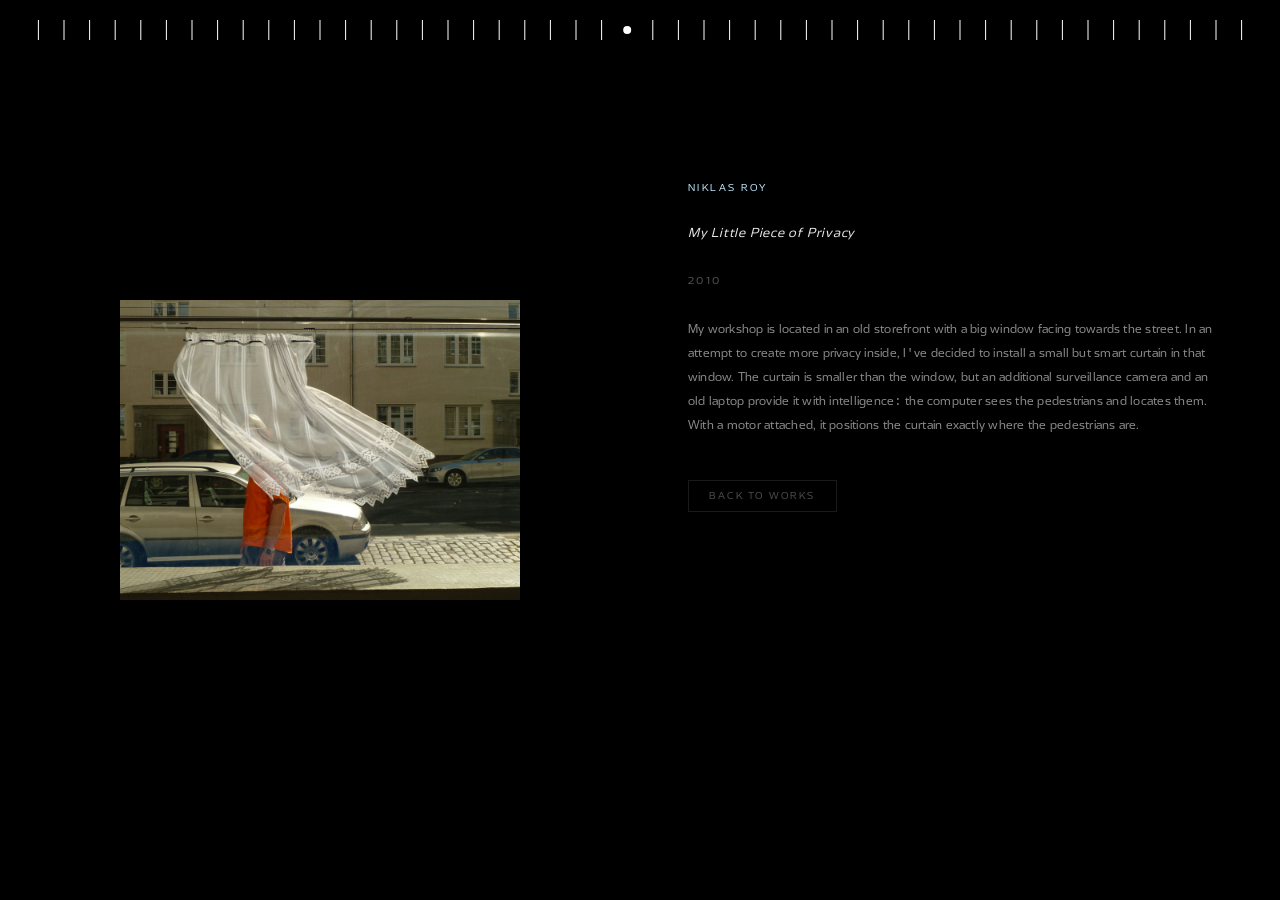
<file: niklas.html>
<!DOCTYPE html>
<html lang="en">
<head>
  <meta charset="UTF-8" />
  <meta name="viewport" content="width=device-width, initial-scale=1.0" />
  <title>OB-SCENE — Niklas Roy</title>
  <link rel="stylesheet" href="detail.css" />
</head>
<body>

  <!-- Decorative ruler -->
  <svg class="deco" width="100%" height="100%" xmlns="http://www.w3.org/2000/svg">
    <line x1="3%" y1="20" x2="3%" y2="40" stroke="white" stroke-width="1" opacity="1"/>
    <line x1="5%" y1="20" x2="5%" y2="40" stroke="white" stroke-width="1" opacity="1"/>
    <line x1="7%" y1="20" x2="7%" y2="40" stroke="white" stroke-width="1" opacity="1"/>
    <line x1="9%" y1="20" x2="9%" y2="40" stroke="white" stroke-width="1" opacity="1"/>
    <line x1="11%" y1="20" x2="11%" y2="40" stroke="white" stroke-width="1" opacity="1"/>
    <line x1="13%" y1="20" x2="13%" y2="40" stroke="white" stroke-width="1" opacity="1"/>
    <line x1="15%" y1="20" x2="15%" y2="40" stroke="white" stroke-width="1" opacity="1"/>
    <line x1="17%" y1="20" x2="17%" y2="40" stroke="white" stroke-width="1" opacity="1"/>
    <line x1="19%" y1="20" x2="19%" y2="40" stroke="white" stroke-width="1" opacity="1"/>
    <line x1="21%" y1="20" x2="21%" y2="40" stroke="white" stroke-width="1" opacity="1"/>
    <line x1="23%" y1="20" x2="23%" y2="40" stroke="white" stroke-width="1" opacity="1"/>
    <line x1="25%" y1="20" x2="25%" y2="40" stroke="white" stroke-width="1" opacity="1"/>
    <line x1="27%" y1="20" x2="27%" y2="40" stroke="white" stroke-width="1" opacity="1"/>
    <line x1="29%" y1="20" x2="29%" y2="40" stroke="white" stroke-width="1" opacity="1"/>
    <line x1="31%" y1="20" x2="31%" y2="40" stroke="white" stroke-width="1" opacity="1"/>
    <line x1="33%" y1="20" x2="33%" y2="40" stroke="white" stroke-width="1" opacity="1"/>
    <line x1="35%" y1="20" x2="35%" y2="40" stroke="white" stroke-width="1" opacity="1"/>
    <line x1="37%" y1="20" x2="37%" y2="40" stroke="white" stroke-width="1" opacity="1"/>
    <line x1="39%" y1="20" x2="39%" y2="40" stroke="white" stroke-width="1" opacity="1"/>
    <line x1="41%" y1="20" x2="41%" y2="40" stroke="white" stroke-width="1" opacity="1"/>
    <line x1="43%" y1="20" x2="43%" y2="40" stroke="white" stroke-width="1" opacity="1"/>
    <line x1="45%" y1="20" x2="45%" y2="40" stroke="white" stroke-width="1" opacity="1"/>
    <line x1="47%" y1="20" x2="47%" y2="40" stroke="white" stroke-width="1" opacity="1"/>
    <circle cx="49%" cy="30" r="4" fill="white" opacity="1"/>
    <line x1="51%" y1="20" x2="51%" y2="40" stroke="white" stroke-width="1" opacity="1"/>
    <line x1="53%" y1="20" x2="53%" y2="40" stroke="white" stroke-width="1" opacity="1"/>
    <line x1="55%" y1="20" x2="55%" y2="40" stroke="white" stroke-width="1" opacity="1"/>
    <line x1="57%" y1="20" x2="57%" y2="40" stroke="white" stroke-width="1" opacity="1"/>
    <line x1="59%" y1="20" x2="59%" y2="40" stroke="white" stroke-width="1" opacity="1"/>
    <line x1="61%" y1="20" x2="61%" y2="40" stroke="white" stroke-width="1" opacity="1"/>
    <line x1="63%" y1="20" x2="63%" y2="40" stroke="white" stroke-width="1" opacity="1"/>
    <line x1="65%" y1="20" x2="65%" y2="40" stroke="white" stroke-width="1" opacity="1"/>
    <line x1="67%" y1="20" x2="67%" y2="40" stroke="white" stroke-width="1" opacity="1"/>
    <line x1="69%" y1="20" x2="69%" y2="40" stroke="white" stroke-width="1" opacity="1"/>
    <line x1="71%" y1="20" x2="71%" y2="40" stroke="white" stroke-width="1" opacity="1"/>
    <line x1="73%" y1="20" x2="73%" y2="40" stroke="white" stroke-width="1" opacity="1"/>
    <line x1="75%" y1="20" x2="75%" y2="40" stroke="white" stroke-width="1" opacity="1"/>
    <line x1="77%" y1="20" x2="77%" y2="40" stroke="white" stroke-width="1" opacity="1"/>
    <line x1="79%" y1="20" x2="79%" y2="40" stroke="white" stroke-width="1" opacity="1"/>
    <line x1="81%" y1="20" x2="81%" y2="40" stroke="white" stroke-width="1" opacity="1"/>
    <line x1="83%" y1="20" x2="83%" y2="40" stroke="white" stroke-width="1" opacity="1"/>
    <line x1="85%" y1="20" x2="85%" y2="40" stroke="white" stroke-width="1" opacity="1"/>
    <line x1="87%" y1="20" x2="87%" y2="40" stroke="white" stroke-width="1" opacity="1"/>
    <line x1="89%" y1="20" x2="89%" y2="40" stroke="white" stroke-width="1" opacity="1"/>
    <line x1="91%" y1="20" x2="91%" y2="40" stroke="white" stroke-width="1" opacity="1"/>
    <line x1="93%" y1="20" x2="93%" y2="40" stroke="white" stroke-width="1" opacity="1"/>
    <line x1="95%" y1="20" x2="95%" y2="40" stroke="white" stroke-width="1" opacity="1"/>
    <line x1="97%" y1="20" x2="97%" y2="40" stroke="white" stroke-width="1" opacity="1"/>
  <div class="artwork-image">
    <canvas id="artwork-canvas" style="display:none;max-width:100%;max-height:100%;"></canvas>
    <img id="artwork-img" src="materials/Niklas_Roy.jpg" alt="My Little Piece of Privacy" />
  </div>

  <div class="artwork-info">
    <div class="info-artist">Niklas Roy</div>
    <div class="info-title">My Little Piece of Privacy</div>
    <div class="info-year">2010</div>

    <p class="info-description">
      My workshop is located in an old storefront with a big window facing towards
      the street. In an attempt to create more privacy inside, I've decided to install
      a small but smart curtain in that window. The curtain is smaller than the window,
      but an additional surveillance camera and an old laptop provide it with
      intelligence: the computer sees the pedestrians and locates them. With a motor
      attached, it positions the curtain exactly where the pedestrians are.
    </p>

    <div class="info-back">
      <a href="gallery.html?from=gallery&key=niklas">Back to Works</a>
    </div>
  </div>

  <script src="detail.js"></script>
</body>
</html>
</file>
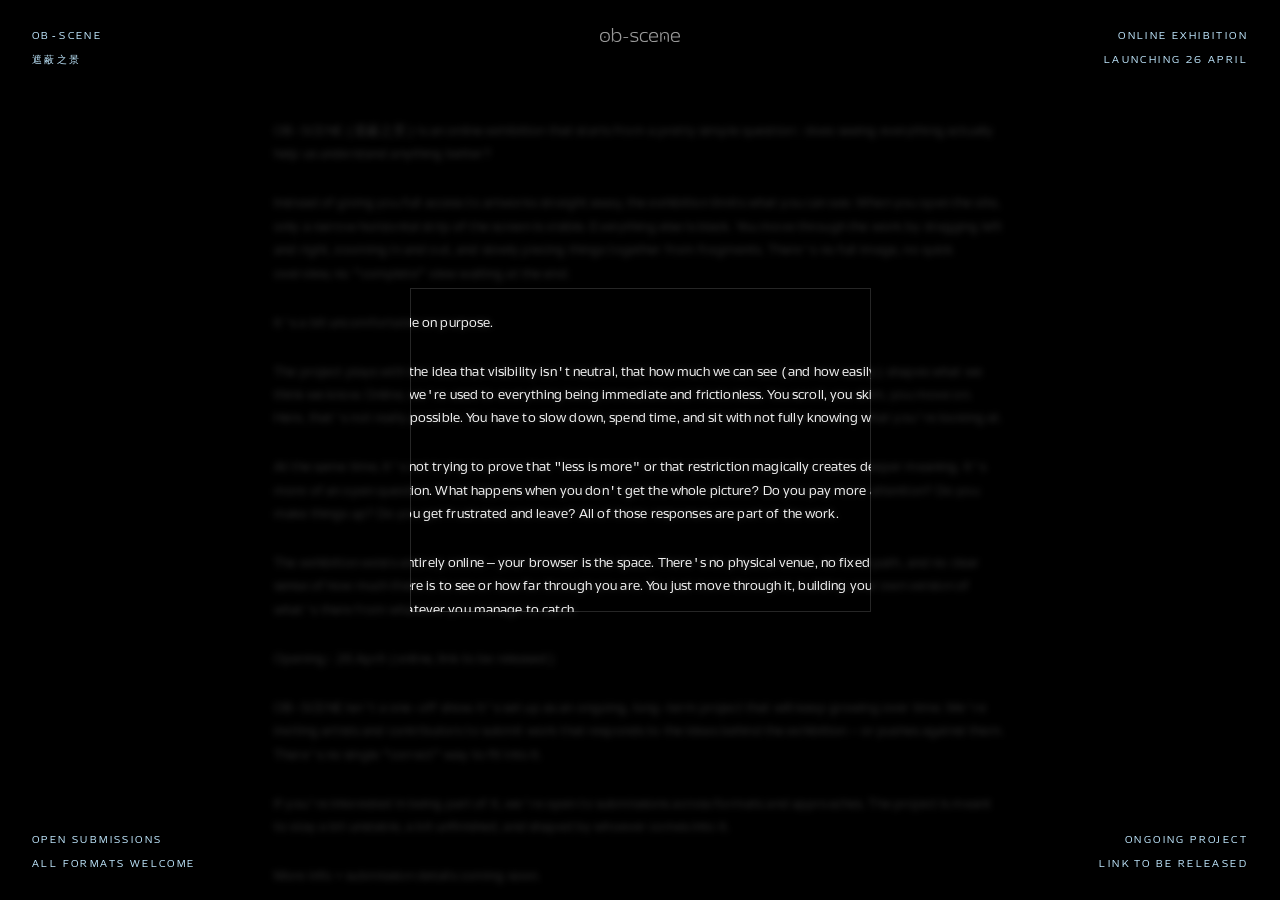
<file: press.html>
<!DOCTYPE html>
<html lang="en">
<head>
  <meta charset="UTF-8" />
  <meta name="viewport" content="width=device-width, initial-scale=1.0" />
  <title>OB-SCENE — Press Release</title>
  <link rel="stylesheet" href="style.css" />
</head>
<body>

  <!-- Home logo -->
  <a href="index.html" class="home-logo">
    <img src="materials/logo_white.svg" alt="OB-SCENE" />
  </a>

  <!-- Corner info labels -->
  <div class="corner top-left">
    <span>OB-SCENE</span>
    <span>遮蔽之景</span>
  </div>
  <div class="corner top-right">
    <span>Online Exhibition</span>
    <span>Launching 26 April</span>
  </div>
  <div class="corner bottom-left">
    <span>Open Submissions</span>
    <span>All Formats Welcome</span>
  </div>
  <div class="corner bottom-right">
    <span>Ongoing Project</span>
    <span>Link To Be Released</span>
  </div>

  <!-- Blurred dim layer (always visible, unrevealed state) -->
  <div id="scroll-blur" class="text-layer blurred">
    <div class="text-column" id="col-blur"></div>
  </div>

  <!-- Sharp bright layer (clipped to reveal window) -->
  <div id="scroll-sharp" class="text-layer sharp">
    <div class="text-column" id="col-sharp"></div>
  </div>

  <!-- Reveal border overlay -->
  <div id="reveal-box"></div>

  <script>
    const PARAGRAPHS = [
      "OB-SCENE (遮蔽之景) is an online exhibition that starts from a pretty simple question: does seeing everything actually help us understand anything better?",
      "Instead of giving you full access to artworks straight away, the exhibition limits what you can see. When you open the site, only a narrow horizontal strip of the screen is visible. Everything else is black. You move through the work by dragging left and right, zooming in and out, and slowly piecing things together from fragments. There's no full image, no quick overview, no \"complete\" view waiting at the end.",
      "It's a bit uncomfortable on purpose.",
      "The project plays with the idea that visibility isn't neutral, that how much we can see (and how easily) shapes what we think we know. Online, we're used to everything being immediate and frictionless. You scroll, you skim, you move on. Here, that's not really possible. You have to slow down, spend time, and sit with not fully knowing what you're looking at.",
      "At the same time, it's not trying to prove that \"less is more\" or that restriction magically creates deeper meaning. It's more of an open question. What happens when you don't get the whole picture? Do you pay more attention? Do you make things up? Do you get frustrated and leave? All of those responses are part of the work.",
      "The exhibition exists entirely online — your browser is the space. There's no physical venue, no fixed path, and no clear sense of how much there is to see or how far through you are. You just move through it, building your own version of what's there from whatever you manage to catch.",
      "Opening: 26 April (online, link to be released)",
      "OB-SCENE isn't a one-off show. It's set up as an ongoing, long-term project that will keep growing over time. We're inviting artists and contributors to submit work that responds to the ideas behind the exhibition — or pushes against them. There's no single \"correct\" way to fit into it.",
      "If you're interested in being part of it, we're open to submissions across formats and approaches. The project is meant to stay a bit unstable, a bit unfinished, and shaped by whoever comes into it.",
      "More info + submission details coming soon."
    ];

    [document.getElementById('col-blur'), document.getElementById('col-sharp')].forEach(col => {
      PARAGRAPHS.forEach(text => {
        const p = document.createElement('p');
        p.textContent = text;
        col.appendChild(p);
      });
    });

    const scrollBlur  = document.getElementById('scroll-blur');
    const scrollSharp = document.getElementById('scroll-sharp');
    const revealBox   = document.getElementById('reveal-box');

    const RW = window.innerWidth * 0.36;
    const RH = window.innerHeight * 0.36;
    let mouseX = window.innerWidth / 2;
    let mouseY = window.innerHeight / 2;
    let curX = mouseX, curY = mouseY;

    document.addEventListener('mousemove', e => {
      mouseX = e.clientX;
      mouseY = e.clientY;
    });

    scrollBlur.addEventListener('wheel', e => {
      scrollBlur.scrollTop  += e.deltaY;
      scrollSharp.scrollTop  = scrollBlur.scrollTop;
      e.preventDefault();
    }, { passive: false });

    function loop() {
      curX += (mouseX - curX) * 0.1;
      curY += (mouseY - curY) * 0.1;

      const x = Math.round(curX - RW / 2);
      const y = Math.round(curY - RH / 2);

      scrollSharp.style.clipPath =
        `inset(${y}px ${window.innerWidth - x - RW}px ${window.innerHeight - y - RH}px ${x}px)`;

      revealBox.style.left   = x + 'px';
      revealBox.style.top    = y + 'px';
      revealBox.style.width  = RW + 'px';
      revealBox.style.height = RH + 'px';

      requestAnimationFrame(loop);
    }
    loop();
  </script>

</body>
</html>
</file>
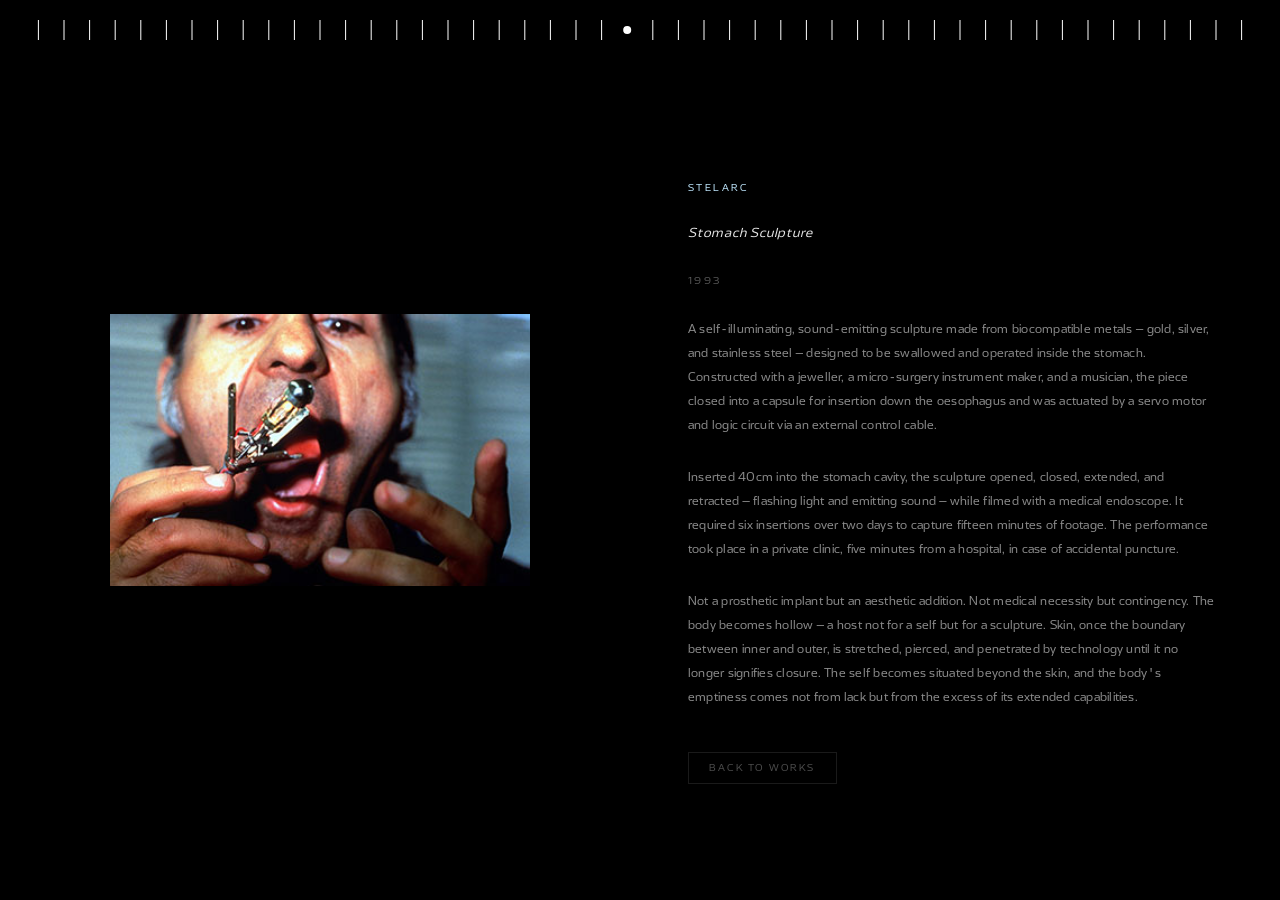
<file: stelarc.html>
<!DOCTYPE html>
<html lang="en">
<head>
  <meta charset="UTF-8" />
  <meta name="viewport" content="width=device-width, initial-scale=1.0" />
  <title>OB-SCENE — Stelarc</title>
  <link rel="stylesheet" href="detail.css" />
</head>
<body>

  <!-- Decorative ruler -->
  <svg class="deco" width="100%" height="100%" xmlns="http://www.w3.org/2000/svg">
    <line x1="3%" y1="20" x2="3%" y2="40" stroke="white" stroke-width="1" opacity="1"/>
    <line x1="5%" y1="20" x2="5%" y2="40" stroke="white" stroke-width="1" opacity="1"/>
    <line x1="7%" y1="20" x2="7%" y2="40" stroke="white" stroke-width="1" opacity="1"/>
    <line x1="9%" y1="20" x2="9%" y2="40" stroke="white" stroke-width="1" opacity="1"/>
    <line x1="11%" y1="20" x2="11%" y2="40" stroke="white" stroke-width="1" opacity="1"/>
    <line x1="13%" y1="20" x2="13%" y2="40" stroke="white" stroke-width="1" opacity="1"/>
    <line x1="15%" y1="20" x2="15%" y2="40" stroke="white" stroke-width="1" opacity="1"/>
    <line x1="17%" y1="20" x2="17%" y2="40" stroke="white" stroke-width="1" opacity="1"/>
    <line x1="19%" y1="20" x2="19%" y2="40" stroke="white" stroke-width="1" opacity="1"/>
    <line x1="21%" y1="20" x2="21%" y2="40" stroke="white" stroke-width="1" opacity="1"/>
    <line x1="23%" y1="20" x2="23%" y2="40" stroke="white" stroke-width="1" opacity="1"/>
    <line x1="25%" y1="20" x2="25%" y2="40" stroke="white" stroke-width="1" opacity="1"/>
    <line x1="27%" y1="20" x2="27%" y2="40" stroke="white" stroke-width="1" opacity="1"/>
    <line x1="29%" y1="20" x2="29%" y2="40" stroke="white" stroke-width="1" opacity="1"/>
    <line x1="31%" y1="20" x2="31%" y2="40" stroke="white" stroke-width="1" opacity="1"/>
    <line x1="33%" y1="20" x2="33%" y2="40" stroke="white" stroke-width="1" opacity="1"/>
    <line x1="35%" y1="20" x2="35%" y2="40" stroke="white" stroke-width="1" opacity="1"/>
    <line x1="37%" y1="20" x2="37%" y2="40" stroke="white" stroke-width="1" opacity="1"/>
    <line x1="39%" y1="20" x2="39%" y2="40" stroke="white" stroke-width="1" opacity="1"/>
    <line x1="41%" y1="20" x2="41%" y2="40" stroke="white" stroke-width="1" opacity="1"/>
    <line x1="43%" y1="20" x2="43%" y2="40" stroke="white" stroke-width="1" opacity="1"/>
    <line x1="45%" y1="20" x2="45%" y2="40" stroke="white" stroke-width="1" opacity="1"/>
    <line x1="47%" y1="20" x2="47%" y2="40" stroke="white" stroke-width="1" opacity="1"/>
    <circle cx="49%" cy="30" r="4" fill="white" opacity="1"/>
    <line x1="51%" y1="20" x2="51%" y2="40" stroke="white" stroke-width="1" opacity="1"/>
    <line x1="53%" y1="20" x2="53%" y2="40" stroke="white" stroke-width="1" opacity="1"/>
    <line x1="55%" y1="20" x2="55%" y2="40" stroke="white" stroke-width="1" opacity="1"/>
    <line x1="57%" y1="20" x2="57%" y2="40" stroke="white" stroke-width="1" opacity="1"/>
    <line x1="59%" y1="20" x2="59%" y2="40" stroke="white" stroke-width="1" opacity="1"/>
    <line x1="61%" y1="20" x2="61%" y2="40" stroke="white" stroke-width="1" opacity="1"/>
    <line x1="63%" y1="20" x2="63%" y2="40" stroke="white" stroke-width="1" opacity="1"/>
    <line x1="65%" y1="20" x2="65%" y2="40" stroke="white" stroke-width="1" opacity="1"/>
    <line x1="67%" y1="20" x2="67%" y2="40" stroke="white" stroke-width="1" opacity="1"/>
    <line x1="69%" y1="20" x2="69%" y2="40" stroke="white" stroke-width="1" opacity="1"/>
    <line x1="71%" y1="20" x2="71%" y2="40" stroke="white" stroke-width="1" opacity="1"/>
    <line x1="73%" y1="20" x2="73%" y2="40" stroke="white" stroke-width="1" opacity="1"/>
    <line x1="75%" y1="20" x2="75%" y2="40" stroke="white" stroke-width="1" opacity="1"/>
    <line x1="77%" y1="20" x2="77%" y2="40" stroke="white" stroke-width="1" opacity="1"/>
    <line x1="79%" y1="20" x2="79%" y2="40" stroke="white" stroke-width="1" opacity="1"/>
    <line x1="81%" y1="20" x2="81%" y2="40" stroke="white" stroke-width="1" opacity="1"/>
    <line x1="83%" y1="20" x2="83%" y2="40" stroke="white" stroke-width="1" opacity="1"/>
    <line x1="85%" y1="20" x2="85%" y2="40" stroke="white" stroke-width="1" opacity="1"/>
    <line x1="87%" y1="20" x2="87%" y2="40" stroke="white" stroke-width="1" opacity="1"/>
    <line x1="89%" y1="20" x2="89%" y2="40" stroke="white" stroke-width="1" opacity="1"/>
    <line x1="91%" y1="20" x2="91%" y2="40" stroke="white" stroke-width="1" opacity="1"/>
    <line x1="93%" y1="20" x2="93%" y2="40" stroke="white" stroke-width="1" opacity="1"/>
    <line x1="95%" y1="20" x2="95%" y2="40" stroke="white" stroke-width="1" opacity="1"/>
    <line x1="97%" y1="20" x2="97%" y2="40" stroke="white" stroke-width="1" opacity="1"/>
  <div class="artwork-image">
    <canvas id="artwork-canvas" style="display:none;max-width:100%;max-height:100%;"></canvas>
    <img id="artwork-img" src="materials/Stelarc.jpg" alt="Stomach Sculpture" />
  </div>

  <div class="artwork-info">
    <div class="info-artist">Stelarc</div>
    <div class="info-title">Stomach Sculpture</div>
    <div class="info-year">1993</div>

    <p class="info-description">
      A self-illuminating, sound-emitting sculpture made from biocompatible metals
      — gold, silver, and stainless steel — designed to be swallowed and operated
      inside the stomach. Constructed with a jeweller, a micro-surgery instrument
      maker, and a musician, the piece closed into a capsule for insertion down the
      oesophagus and was actuated by a servo motor and logic circuit via an external
      control cable.
    </p>

    <p class="info-description">
      Inserted 40cm into the stomach cavity, the sculpture opened, closed, extended,
      and retracted — flashing light and emitting sound — while filmed with a medical
      endoscope. It required six insertions over two days to capture fifteen minutes
      of footage. The performance took place in a private clinic, five minutes from
      a hospital, in case of accidental puncture.
    </p>

    <p class="info-description">
      Not a prosthetic implant but an aesthetic addition. Not medical necessity but
      contingency. The body becomes hollow — a host not for a self but for a sculpture.
      Skin, once the boundary between inner and outer, is stretched, pierced, and
      penetrated by technology until it no longer signifies closure. The self becomes
      situated beyond the skin, and the body's emptiness comes not from lack but from
      the excess of its extended capabilities.
    </p>

    <div class="info-back">
      <a href="gallery.html?from=gallery&key=stelarc">Back to Works</a>
    </div>
  </div>

  <script src="detail.js"></script>
</body>
</html>
</file>
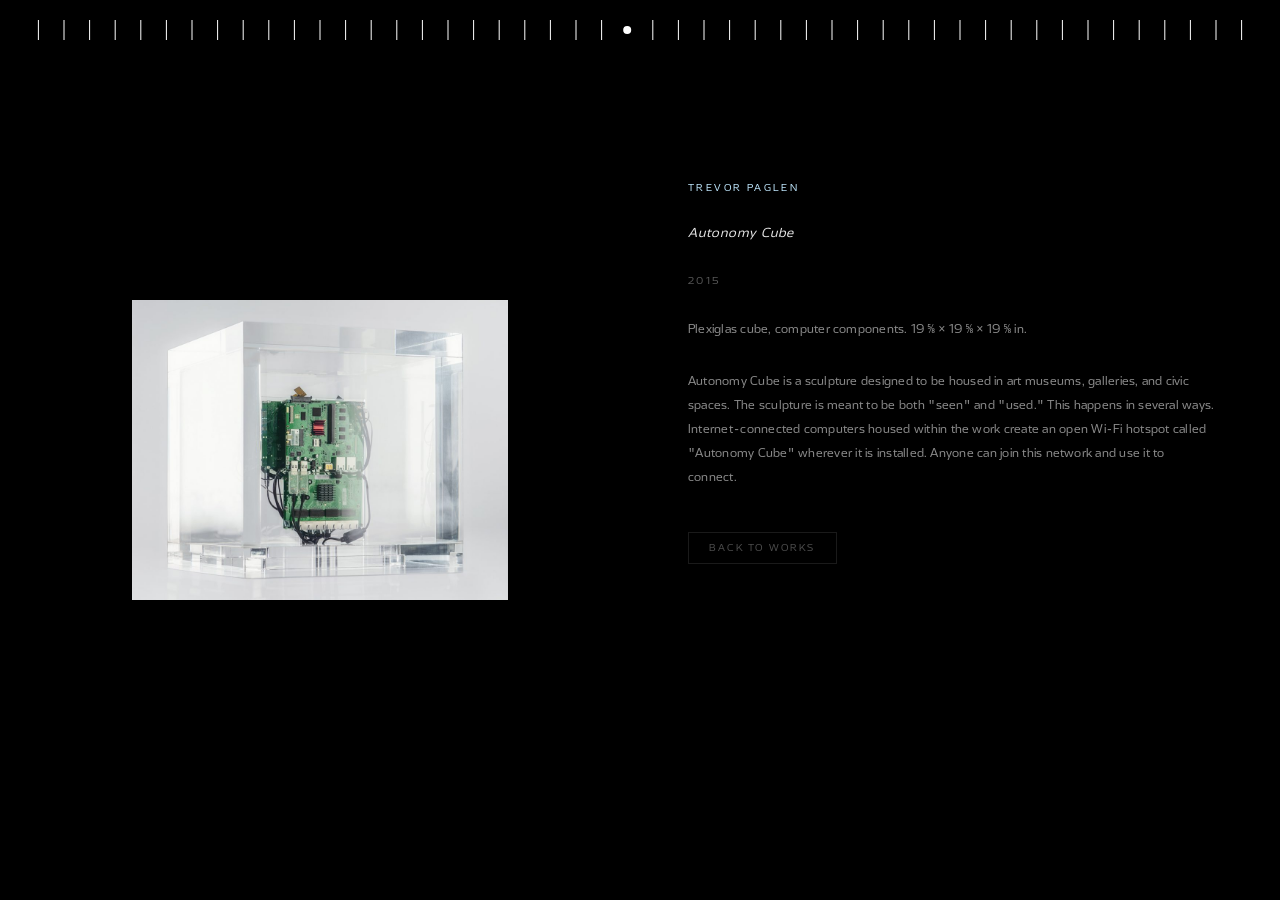
<file: trevor.html>
<!DOCTYPE html>
<html lang="en">
<head>
  <meta charset="UTF-8" />
  <meta name="viewport" content="width=device-width, initial-scale=1.0" />
  <title>OB-SCENE — Trevor Paglen</title>
  <link rel="stylesheet" href="detail.css" />
</head>
<body>

  <!-- Decorative ruler -->
  <svg class="deco" width="100%" height="100%" xmlns="http://www.w3.org/2000/svg">
    <line x1="3%" y1="20" x2="3%" y2="40" stroke="white" stroke-width="1" opacity="1"/>
    <line x1="5%" y1="20" x2="5%" y2="40" stroke="white" stroke-width="1" opacity="1"/>
    <line x1="7%" y1="20" x2="7%" y2="40" stroke="white" stroke-width="1" opacity="1"/>
    <line x1="9%" y1="20" x2="9%" y2="40" stroke="white" stroke-width="1" opacity="1"/>
    <line x1="11%" y1="20" x2="11%" y2="40" stroke="white" stroke-width="1" opacity="1"/>
    <line x1="13%" y1="20" x2="13%" y2="40" stroke="white" stroke-width="1" opacity="1"/>
    <line x1="15%" y1="20" x2="15%" y2="40" stroke="white" stroke-width="1" opacity="1"/>
    <line x1="17%" y1="20" x2="17%" y2="40" stroke="white" stroke-width="1" opacity="1"/>
    <line x1="19%" y1="20" x2="19%" y2="40" stroke="white" stroke-width="1" opacity="1"/>
    <line x1="21%" y1="20" x2="21%" y2="40" stroke="white" stroke-width="1" opacity="1"/>
    <line x1="23%" y1="20" x2="23%" y2="40" stroke="white" stroke-width="1" opacity="1"/>
    <line x1="25%" y1="20" x2="25%" y2="40" stroke="white" stroke-width="1" opacity="1"/>
    <line x1="27%" y1="20" x2="27%" y2="40" stroke="white" stroke-width="1" opacity="1"/>
    <line x1="29%" y1="20" x2="29%" y2="40" stroke="white" stroke-width="1" opacity="1"/>
    <line x1="31%" y1="20" x2="31%" y2="40" stroke="white" stroke-width="1" opacity="1"/>
    <line x1="33%" y1="20" x2="33%" y2="40" stroke="white" stroke-width="1" opacity="1"/>
    <line x1="35%" y1="20" x2="35%" y2="40" stroke="white" stroke-width="1" opacity="1"/>
    <line x1="37%" y1="20" x2="37%" y2="40" stroke="white" stroke-width="1" opacity="1"/>
    <line x1="39%" y1="20" x2="39%" y2="40" stroke="white" stroke-width="1" opacity="1"/>
    <line x1="41%" y1="20" x2="41%" y2="40" stroke="white" stroke-width="1" opacity="1"/>
    <line x1="43%" y1="20" x2="43%" y2="40" stroke="white" stroke-width="1" opacity="1"/>
    <line x1="45%" y1="20" x2="45%" y2="40" stroke="white" stroke-width="1" opacity="1"/>
    <line x1="47%" y1="20" x2="47%" y2="40" stroke="white" stroke-width="1" opacity="1"/>
    <circle cx="49%" cy="30" r="4" fill="white" opacity="1"/>
    <line x1="51%" y1="20" x2="51%" y2="40" stroke="white" stroke-width="1" opacity="1"/>
    <line x1="53%" y1="20" x2="53%" y2="40" stroke="white" stroke-width="1" opacity="1"/>
    <line x1="55%" y1="20" x2="55%" y2="40" stroke="white" stroke-width="1" opacity="1"/>
    <line x1="57%" y1="20" x2="57%" y2="40" stroke="white" stroke-width="1" opacity="1"/>
    <line x1="59%" y1="20" x2="59%" y2="40" stroke="white" stroke-width="1" opacity="1"/>
    <line x1="61%" y1="20" x2="61%" y2="40" stroke="white" stroke-width="1" opacity="1"/>
    <line x1="63%" y1="20" x2="63%" y2="40" stroke="white" stroke-width="1" opacity="1"/>
    <line x1="65%" y1="20" x2="65%" y2="40" stroke="white" stroke-width="1" opacity="1"/>
    <line x1="67%" y1="20" x2="67%" y2="40" stroke="white" stroke-width="1" opacity="1"/>
    <line x1="69%" y1="20" x2="69%" y2="40" stroke="white" stroke-width="1" opacity="1"/>
    <line x1="71%" y1="20" x2="71%" y2="40" stroke="white" stroke-width="1" opacity="1"/>
    <line x1="73%" y1="20" x2="73%" y2="40" stroke="white" stroke-width="1" opacity="1"/>
    <line x1="75%" y1="20" x2="75%" y2="40" stroke="white" stroke-width="1" opacity="1"/>
    <line x1="77%" y1="20" x2="77%" y2="40" stroke="white" stroke-width="1" opacity="1"/>
    <line x1="79%" y1="20" x2="79%" y2="40" stroke="white" stroke-width="1" opacity="1"/>
    <line x1="81%" y1="20" x2="81%" y2="40" stroke="white" stroke-width="1" opacity="1"/>
    <line x1="83%" y1="20" x2="83%" y2="40" stroke="white" stroke-width="1" opacity="1"/>
    <line x1="85%" y1="20" x2="85%" y2="40" stroke="white" stroke-width="1" opacity="1"/>
    <line x1="87%" y1="20" x2="87%" y2="40" stroke="white" stroke-width="1" opacity="1"/>
    <line x1="89%" y1="20" x2="89%" y2="40" stroke="white" stroke-width="1" opacity="1"/>
    <line x1="91%" y1="20" x2="91%" y2="40" stroke="white" stroke-width="1" opacity="1"/>
    <line x1="93%" y1="20" x2="93%" y2="40" stroke="white" stroke-width="1" opacity="1"/>
    <line x1="95%" y1="20" x2="95%" y2="40" stroke="white" stroke-width="1" opacity="1"/>
    <line x1="97%" y1="20" x2="97%" y2="40" stroke="white" stroke-width="1" opacity="1"/>
  <div class="artwork-image">
    <canvas id="artwork-canvas" style="display:none;max-width:100%;max-height:100%;"></canvas>
    <img id="artwork-img" src="materials/Trevor_Paglen.jpg" alt="Autonomy Cube" />
  </div>

  <div class="artwork-info">
    <div class="info-artist">Trevor Paglen</div>
    <div class="info-title">Autonomy Cube</div>
    <div class="info-year">2015</div>

    <p class="info-description">
      Plexiglas cube, computer components. 19 ⅝ × 19 ⅝ × 19 ⅝ in.
    </p>

    <p class="info-description">
      Autonomy Cube is a sculpture designed to be housed in art museums, galleries,
      and civic spaces. The sculpture is meant to be both "seen" and "used." This
      happens in several ways. Internet-connected computers housed within the work
      create an open Wi-Fi hotspot called "Autonomy Cube" wherever it is installed.
      Anyone can join this network and use it to connect.
    </p>

    <div class="info-back">
      <a href="gallery.html?from=gallery&key=trevor">Back to Works</a>
    </div>
  </div>

  <script src="detail.js"></script>
</body>
</html>
</file>
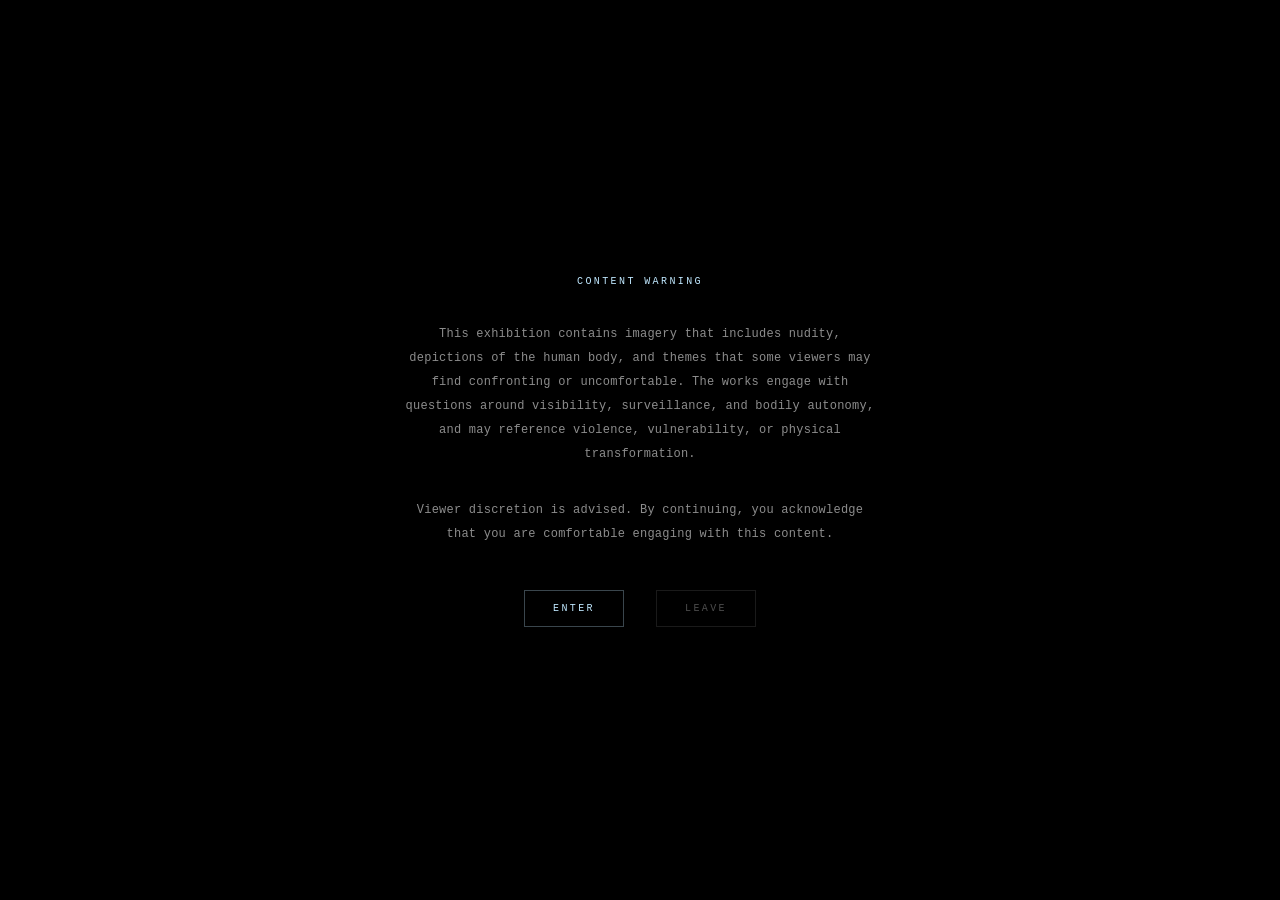
<file: warning.html>
<!DOCTYPE html>
<html lang="en">
<head>
  <meta charset="UTF-8" />
  <meta name="viewport" content="width=device-width, initial-scale=1.0" />
  <title>OB-SCENE — Content Warning</title>
  <style>
    * { margin: 0; padding: 0; box-sizing: border-box; }

    html {
      width: 100%;
      height: 100%;
    }

    body {
      width: 100%;
      min-height: 100vh;
      background: #000;
      display: flex;
      align-items: center;
      justify-content: center;
      font-family: 'Courier New', monospace;
      color: rgba(255, 255, 255, 0.85);
    }

    .warning-container {
      max-width: 520px;
      padding: 0 24px;
      text-align: center;
      display: flex;
      flex-direction: column;
      align-items: center;
      gap: 32px;
    }

    .warning-title {
      font-size: 10px;
      letter-spacing: 0.24em;
      text-transform: uppercase;
      color: #c0e8ff;
      line-height: 1.6;
    }

    .warning-text {
      font-size: 12px;
      line-height: 2;
      letter-spacing: 0.02em;
      color: rgba(255, 255, 255, 0.55);
    }

    .warning-actions {
      display: flex;
      gap: 32px;
      margin-top: 12px;
    }

    .warning-actions a {
      font-family: 'Courier New', monospace;
      font-size: 10px;
      letter-spacing: 0.24em;
      text-transform: uppercase;
      text-decoration: none;
      padding: 12px 28px;
      transition: color 0.2s, border-color 0.2s;
    }

    .btn-enter {
      color: #c0e8ff;
      border: 1px solid rgba(192, 232, 255, 0.3);
    }
    .btn-enter:hover {
      color: #fff;
      border-color: rgba(255, 255, 255, 0.4);
    }

    .btn-leave {
      color: rgba(255, 255, 255, 0.3);
      border: 1px solid rgba(255, 255, 255, 0.1);
    }
    .btn-leave:hover {
      color: rgba(255, 255, 255, 0.5);
      border-color: rgba(255, 255, 255, 0.2);
    }
  </style>
</head>
<body>

  <div class="warning-container">
    <div class="warning-title">Content Warning</div>

    <p class="warning-text">
      This exhibition contains imagery that includes nudity, depictions of the human body,
      and themes that some viewers may find confronting or uncomfortable. The works engage
      with questions around visibility, surveillance, and bodily autonomy, and may reference
      violence, vulnerability, or physical transformation.
    </p>

    <p class="warning-text">
      Viewer discretion is advised. By continuing, you acknowledge that you are comfortable
      engaging with this content.
    </p>

    <div class="warning-actions">
      <a href="artworks.html" class="btn-enter">Enter</a>
      <a href="https://www.google.com" class="btn-leave">Leave</a>
    </div>
  </div>

</body>
</html>
</file>
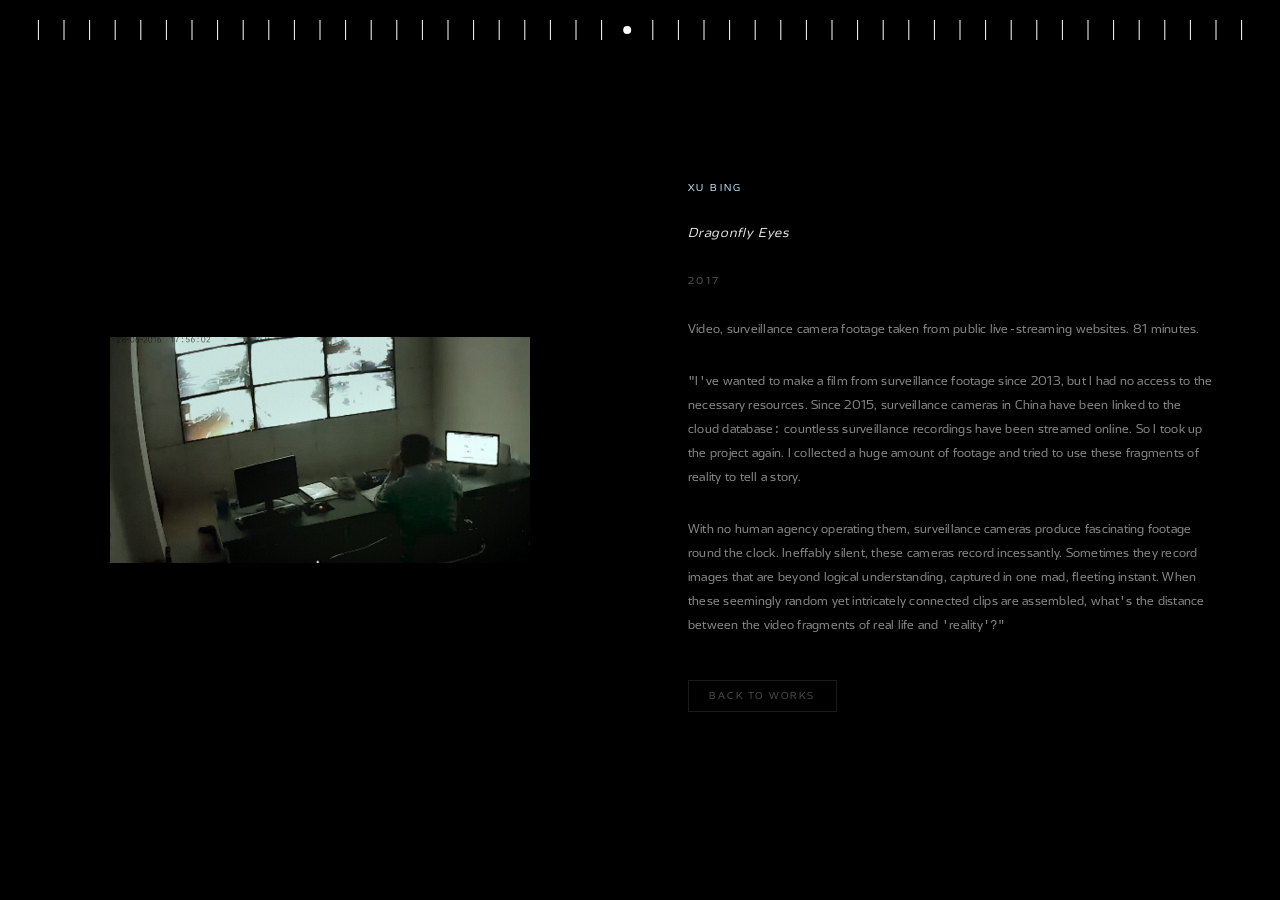
<file: xubing.html>
<!DOCTYPE html>
<html lang="en">
<head>
  <meta charset="UTF-8" />
  <meta name="viewport" content="width=device-width, initial-scale=1.0" />
  <title>OB-SCENE — Xu Bing</title>
  <link rel="stylesheet" href="detail.css" />
</head>
<body>

  <!-- Decorative ruler -->
  <svg class="deco" width="100%" height="100%" xmlns="http://www.w3.org/2000/svg">
    <line x1="3%" y1="20" x2="3%" y2="40" stroke="white" stroke-width="1" opacity="1"/>
    <line x1="5%" y1="20" x2="5%" y2="40" stroke="white" stroke-width="1" opacity="1"/>
    <line x1="7%" y1="20" x2="7%" y2="40" stroke="white" stroke-width="1" opacity="1"/>
    <line x1="9%" y1="20" x2="9%" y2="40" stroke="white" stroke-width="1" opacity="1"/>
    <line x1="11%" y1="20" x2="11%" y2="40" stroke="white" stroke-width="1" opacity="1"/>
    <line x1="13%" y1="20" x2="13%" y2="40" stroke="white" stroke-width="1" opacity="1"/>
    <line x1="15%" y1="20" x2="15%" y2="40" stroke="white" stroke-width="1" opacity="1"/>
    <line x1="17%" y1="20" x2="17%" y2="40" stroke="white" stroke-width="1" opacity="1"/>
    <line x1="19%" y1="20" x2="19%" y2="40" stroke="white" stroke-width="1" opacity="1"/>
    <line x1="21%" y1="20" x2="21%" y2="40" stroke="white" stroke-width="1" opacity="1"/>
    <line x1="23%" y1="20" x2="23%" y2="40" stroke="white" stroke-width="1" opacity="1"/>
    <line x1="25%" y1="20" x2="25%" y2="40" stroke="white" stroke-width="1" opacity="1"/>
    <line x1="27%" y1="20" x2="27%" y2="40" stroke="white" stroke-width="1" opacity="1"/>
    <line x1="29%" y1="20" x2="29%" y2="40" stroke="white" stroke-width="1" opacity="1"/>
    <line x1="31%" y1="20" x2="31%" y2="40" stroke="white" stroke-width="1" opacity="1"/>
    <line x1="33%" y1="20" x2="33%" y2="40" stroke="white" stroke-width="1" opacity="1"/>
    <line x1="35%" y1="20" x2="35%" y2="40" stroke="white" stroke-width="1" opacity="1"/>
    <line x1="37%" y1="20" x2="37%" y2="40" stroke="white" stroke-width="1" opacity="1"/>
    <line x1="39%" y1="20" x2="39%" y2="40" stroke="white" stroke-width="1" opacity="1"/>
    <line x1="41%" y1="20" x2="41%" y2="40" stroke="white" stroke-width="1" opacity="1"/>
    <line x1="43%" y1="20" x2="43%" y2="40" stroke="white" stroke-width="1" opacity="1"/>
    <line x1="45%" y1="20" x2="45%" y2="40" stroke="white" stroke-width="1" opacity="1"/>
    <line x1="47%" y1="20" x2="47%" y2="40" stroke="white" stroke-width="1" opacity="1"/>
    <circle cx="49%" cy="30" r="4" fill="white" opacity="1"/>
    <line x1="51%" y1="20" x2="51%" y2="40" stroke="white" stroke-width="1" opacity="1"/>
    <line x1="53%" y1="20" x2="53%" y2="40" stroke="white" stroke-width="1" opacity="1"/>
    <line x1="55%" y1="20" x2="55%" y2="40" stroke="white" stroke-width="1" opacity="1"/>
    <line x1="57%" y1="20" x2="57%" y2="40" stroke="white" stroke-width="1" opacity="1"/>
    <line x1="59%" y1="20" x2="59%" y2="40" stroke="white" stroke-width="1" opacity="1"/>
    <line x1="61%" y1="20" x2="61%" y2="40" stroke="white" stroke-width="1" opacity="1"/>
    <line x1="63%" y1="20" x2="63%" y2="40" stroke="white" stroke-width="1" opacity="1"/>
    <line x1="65%" y1="20" x2="65%" y2="40" stroke="white" stroke-width="1" opacity="1"/>
    <line x1="67%" y1="20" x2="67%" y2="40" stroke="white" stroke-width="1" opacity="1"/>
    <line x1="69%" y1="20" x2="69%" y2="40" stroke="white" stroke-width="1" opacity="1"/>
    <line x1="71%" y1="20" x2="71%" y2="40" stroke="white" stroke-width="1" opacity="1"/>
    <line x1="73%" y1="20" x2="73%" y2="40" stroke="white" stroke-width="1" opacity="1"/>
    <line x1="75%" y1="20" x2="75%" y2="40" stroke="white" stroke-width="1" opacity="1"/>
    <line x1="77%" y1="20" x2="77%" y2="40" stroke="white" stroke-width="1" opacity="1"/>
    <line x1="79%" y1="20" x2="79%" y2="40" stroke="white" stroke-width="1" opacity="1"/>
    <line x1="81%" y1="20" x2="81%" y2="40" stroke="white" stroke-width="1" opacity="1"/>
    <line x1="83%" y1="20" x2="83%" y2="40" stroke="white" stroke-width="1" opacity="1"/>
    <line x1="85%" y1="20" x2="85%" y2="40" stroke="white" stroke-width="1" opacity="1"/>
    <line x1="87%" y1="20" x2="87%" y2="40" stroke="white" stroke-width="1" opacity="1"/>
    <line x1="89%" y1="20" x2="89%" y2="40" stroke="white" stroke-width="1" opacity="1"/>
    <line x1="91%" y1="20" x2="91%" y2="40" stroke="white" stroke-width="1" opacity="1"/>
    <line x1="93%" y1="20" x2="93%" y2="40" stroke="white" stroke-width="1" opacity="1"/>
    <line x1="95%" y1="20" x2="95%" y2="40" stroke="white" stroke-width="1" opacity="1"/>
    <line x1="97%" y1="20" x2="97%" y2="40" stroke="white" stroke-width="1" opacity="1"/>
  <div class="artwork-image">
    <canvas id="artwork-canvas" style="display:none;max-width:100%;max-height:100%;"></canvas>
    <img id="artwork-img" src="materials/Xu_bing.jpg" alt="Dragonfly Eyes" />
  </div>

  <div class="artwork-info">
    <div class="info-artist">Xu Bing</div>
    <div class="info-title">Dragonfly Eyes</div>
    <div class="info-year">2017</div>

    <p class="info-description">
      Video, surveillance camera footage taken from public live-streaming websites. 81 minutes.
    </p>

    <p class="info-description">
      "I've wanted to make a film from surveillance footage since 2013, but I had no
      access to the necessary resources. Since 2015, surveillance cameras in China have
      been linked to the cloud database: countless surveillance recordings have been
      streamed online. So I took up the project again. I collected a huge amount of
      footage and tried to use these fragments of reality to tell a story.
    </p>

    <p class="info-description">
      With no human agency operating them, surveillance cameras produce fascinating
      footage round the clock. Ineffably silent, these cameras record incessantly.
      Sometimes they record images that are beyond logical understanding, captured in
      one mad, fleeting instant. When these seemingly random yet intricately connected
      clips are assembled, what's the distance between the video fragments of real life
      and 'reality'?"
    </p>

    <div class="info-back">
      <a href="gallery.html?from=gallery&key=xubing">Back to Works</a>
    </div>
  </div>

  <script src="detail.js"></script>
</body>
</html>
</file>
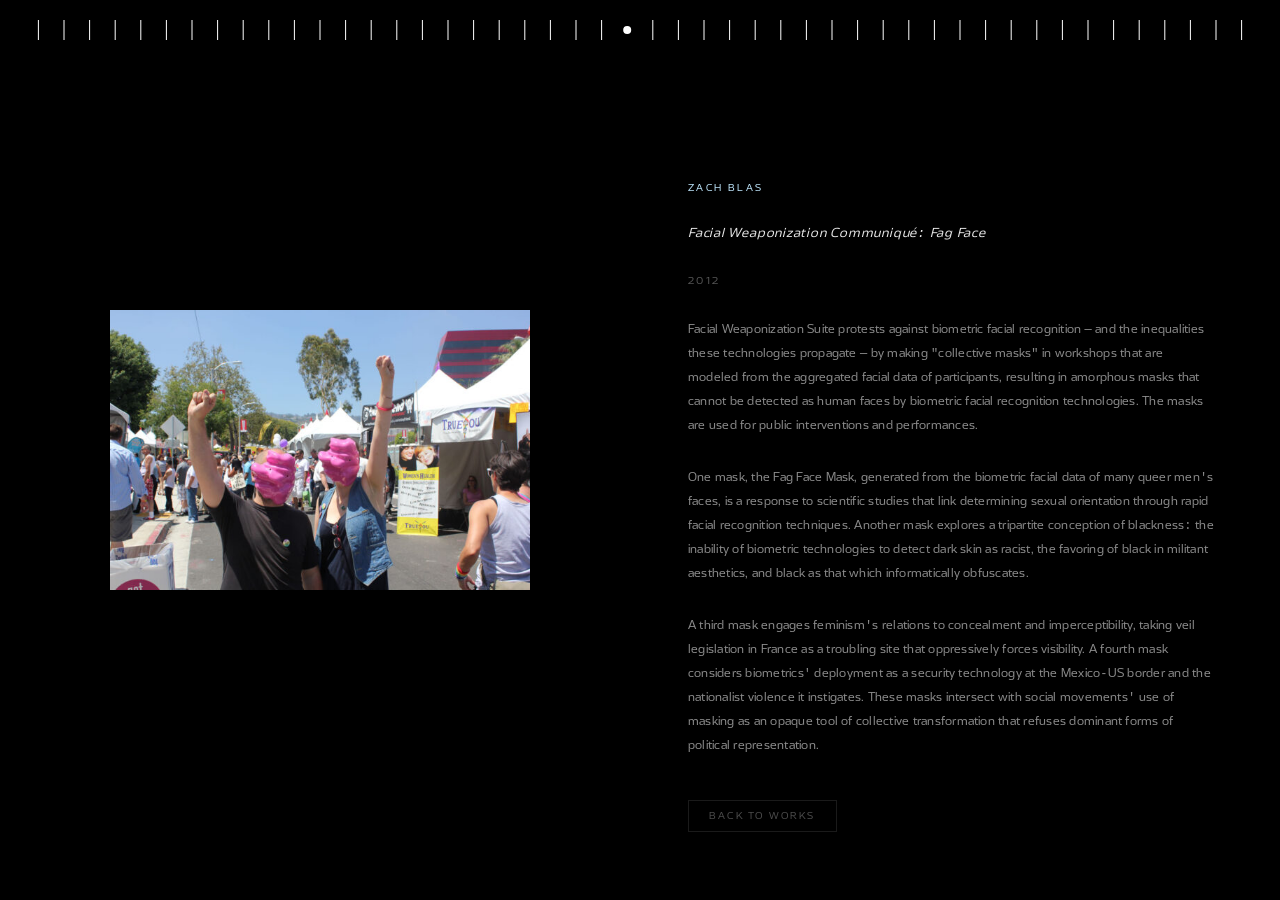
<file: zachblas.html>
<!DOCTYPE html>
<html lang="en">
<head>
  <meta charset="UTF-8" />
  <meta name="viewport" content="width=device-width, initial-scale=1.0" />
  <title>OB-SCENE — Zach Blas</title>
  <link rel="stylesheet" href="detail.css" />
</head>
<body>

  <!-- Decorative ruler -->
  <svg class="deco" width="100%" height="100%" xmlns="http://www.w3.org/2000/svg">
    <line x1="3%" y1="20" x2="3%" y2="40" stroke="white" stroke-width="1" opacity="1"/>
    <line x1="5%" y1="20" x2="5%" y2="40" stroke="white" stroke-width="1" opacity="1"/>
    <line x1="7%" y1="20" x2="7%" y2="40" stroke="white" stroke-width="1" opacity="1"/>
    <line x1="9%" y1="20" x2="9%" y2="40" stroke="white" stroke-width="1" opacity="1"/>
    <line x1="11%" y1="20" x2="11%" y2="40" stroke="white" stroke-width="1" opacity="1"/>
    <line x1="13%" y1="20" x2="13%" y2="40" stroke="white" stroke-width="1" opacity="1"/>
    <line x1="15%" y1="20" x2="15%" y2="40" stroke="white" stroke-width="1" opacity="1"/>
    <line x1="17%" y1="20" x2="17%" y2="40" stroke="white" stroke-width="1" opacity="1"/>
    <line x1="19%" y1="20" x2="19%" y2="40" stroke="white" stroke-width="1" opacity="1"/>
    <line x1="21%" y1="20" x2="21%" y2="40" stroke="white" stroke-width="1" opacity="1"/>
    <line x1="23%" y1="20" x2="23%" y2="40" stroke="white" stroke-width="1" opacity="1"/>
    <line x1="25%" y1="20" x2="25%" y2="40" stroke="white" stroke-width="1" opacity="1"/>
    <line x1="27%" y1="20" x2="27%" y2="40" stroke="white" stroke-width="1" opacity="1"/>
    <line x1="29%" y1="20" x2="29%" y2="40" stroke="white" stroke-width="1" opacity="1"/>
    <line x1="31%" y1="20" x2="31%" y2="40" stroke="white" stroke-width="1" opacity="1"/>
    <line x1="33%" y1="20" x2="33%" y2="40" stroke="white" stroke-width="1" opacity="1"/>
    <line x1="35%" y1="20" x2="35%" y2="40" stroke="white" stroke-width="1" opacity="1"/>
    <line x1="37%" y1="20" x2="37%" y2="40" stroke="white" stroke-width="1" opacity="1"/>
    <line x1="39%" y1="20" x2="39%" y2="40" stroke="white" stroke-width="1" opacity="1"/>
    <line x1="41%" y1="20" x2="41%" y2="40" stroke="white" stroke-width="1" opacity="1"/>
    <line x1="43%" y1="20" x2="43%" y2="40" stroke="white" stroke-width="1" opacity="1"/>
    <line x1="45%" y1="20" x2="45%" y2="40" stroke="white" stroke-width="1" opacity="1"/>
    <line x1="47%" y1="20" x2="47%" y2="40" stroke="white" stroke-width="1" opacity="1"/>
    <circle cx="49%" cy="30" r="4" fill="white" opacity="1"/>
    <line x1="51%" y1="20" x2="51%" y2="40" stroke="white" stroke-width="1" opacity="1"/>
    <line x1="53%" y1="20" x2="53%" y2="40" stroke="white" stroke-width="1" opacity="1"/>
    <line x1="55%" y1="20" x2="55%" y2="40" stroke="white" stroke-width="1" opacity="1"/>
    <line x1="57%" y1="20" x2="57%" y2="40" stroke="white" stroke-width="1" opacity="1"/>
    <line x1="59%" y1="20" x2="59%" y2="40" stroke="white" stroke-width="1" opacity="1"/>
    <line x1="61%" y1="20" x2="61%" y2="40" stroke="white" stroke-width="1" opacity="1"/>
    <line x1="63%" y1="20" x2="63%" y2="40" stroke="white" stroke-width="1" opacity="1"/>
    <line x1="65%" y1="20" x2="65%" y2="40" stroke="white" stroke-width="1" opacity="1"/>
    <line x1="67%" y1="20" x2="67%" y2="40" stroke="white" stroke-width="1" opacity="1"/>
    <line x1="69%" y1="20" x2="69%" y2="40" stroke="white" stroke-width="1" opacity="1"/>
    <line x1="71%" y1="20" x2="71%" y2="40" stroke="white" stroke-width="1" opacity="1"/>
    <line x1="73%" y1="20" x2="73%" y2="40" stroke="white" stroke-width="1" opacity="1"/>
    <line x1="75%" y1="20" x2="75%" y2="40" stroke="white" stroke-width="1" opacity="1"/>
    <line x1="77%" y1="20" x2="77%" y2="40" stroke="white" stroke-width="1" opacity="1"/>
    <line x1="79%" y1="20" x2="79%" y2="40" stroke="white" stroke-width="1" opacity="1"/>
    <line x1="81%" y1="20" x2="81%" y2="40" stroke="white" stroke-width="1" opacity="1"/>
    <line x1="83%" y1="20" x2="83%" y2="40" stroke="white" stroke-width="1" opacity="1"/>
    <line x1="85%" y1="20" x2="85%" y2="40" stroke="white" stroke-width="1" opacity="1"/>
    <line x1="87%" y1="20" x2="87%" y2="40" stroke="white" stroke-width="1" opacity="1"/>
    <line x1="89%" y1="20" x2="89%" y2="40" stroke="white" stroke-width="1" opacity="1"/>
    <line x1="91%" y1="20" x2="91%" y2="40" stroke="white" stroke-width="1" opacity="1"/>
    <line x1="93%" y1="20" x2="93%" y2="40" stroke="white" stroke-width="1" opacity="1"/>
    <line x1="95%" y1="20" x2="95%" y2="40" stroke="white" stroke-width="1" opacity="1"/>
    <line x1="97%" y1="20" x2="97%" y2="40" stroke="white" stroke-width="1" opacity="1"/>
  <div class="artwork-image">
    <canvas id="artwork-canvas" style="display:none;max-width:100%;max-height:100%;"></canvas>
    <img id="artwork-img" src="materials/Zach_Blas.jpg" alt="Facial Weaponization Communiqué: Fag Face" />
  </div>

  <div class="artwork-info">
    <div class="info-artist">Zach Blas</div>
    <div class="info-title">Facial Weaponization Communiqué: Fag Face</div>
    <div class="info-year">2012</div>

    <p class="info-description">
      Facial Weaponization Suite protests against biometric facial recognition — and
      the inequalities these technologies propagate — by making "collective masks" in
      workshops that are modeled from the aggregated facial data of participants,
      resulting in amorphous masks that cannot be detected as human faces by biometric
      facial recognition technologies. The masks are used for public interventions
      and performances.
    </p>

    <p class="info-description">
      One mask, the Fag Face Mask, generated from the biometric facial data of many
      queer men's faces, is a response to scientific studies that link determining
      sexual orientation through rapid facial recognition techniques. Another mask
      explores a tripartite conception of blackness: the inability of biometric
      technologies to detect dark skin as racist, the favoring of black in militant
      aesthetics, and black as that which informatically obfuscates.
    </p>

    <p class="info-description">
      A third mask engages feminism's relations to concealment and imperceptibility,
      taking veil legislation in France as a troubling site that oppressively forces
      visibility. A fourth mask considers biometrics' deployment as a security
      technology at the Mexico-US border and the nationalist violence it instigates.
      These masks intersect with social movements' use of masking as an opaque tool
      of collective transformation that refuses dominant forms of political representation.
    </p>

    <div class="info-back">
      <a href="gallery.html?from=gallery&key=zach">Back to Works</a>
    </div>
  </div>

  <script src="detail.js"></script>
</body>
</html>
</file>
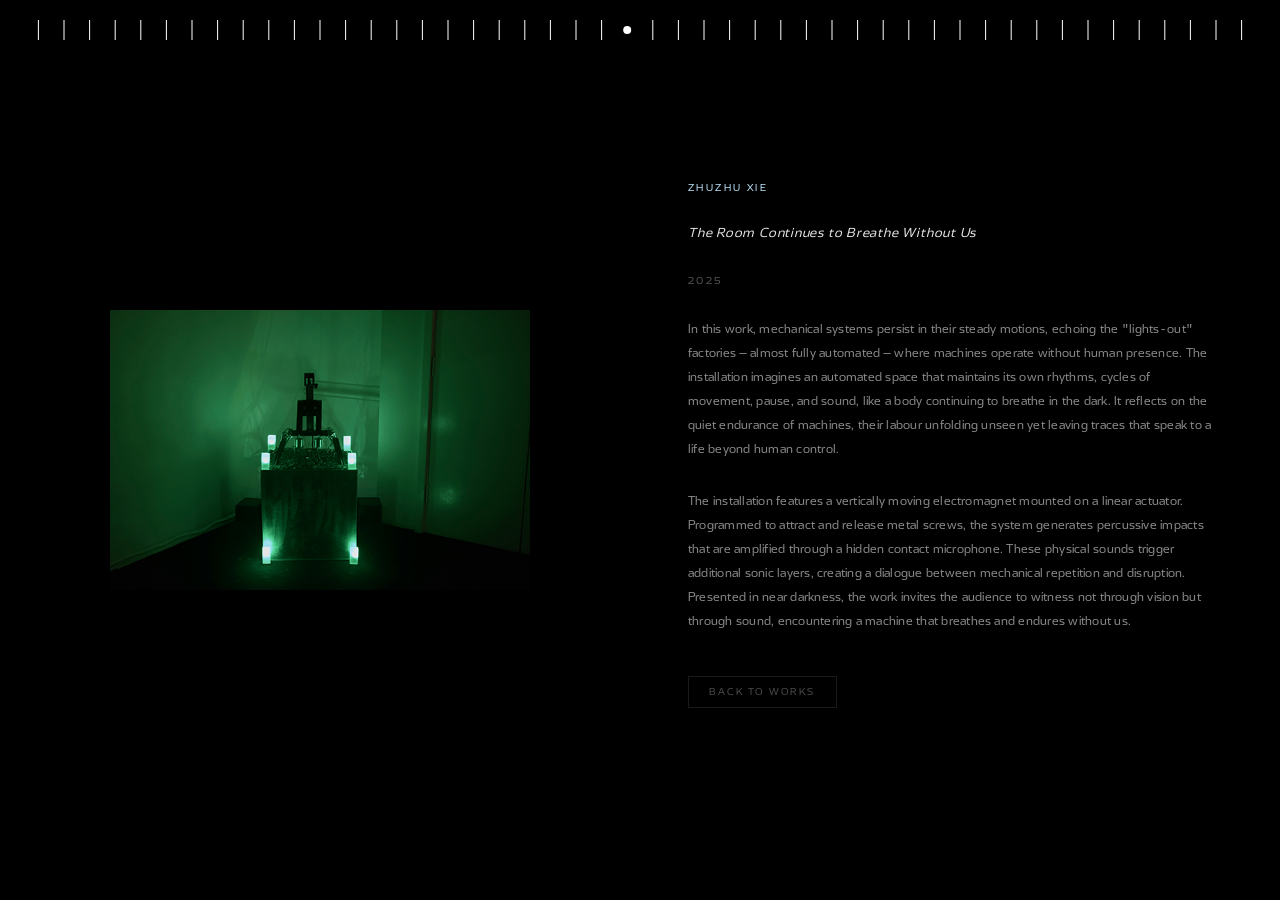
<file: zhuzhu.html>
<!DOCTYPE html>
<html lang="en">
<head>
  <meta charset="UTF-8" />
  <meta name="viewport" content="width=device-width, initial-scale=1.0" />
  <title>OB-SCENE — Zhuzhu Xie</title>
  <link rel="stylesheet" href="detail.css" />
</head>
<body>

  <!-- Decorative ruler -->
  <svg class="deco" width="100%" height="100%" xmlns="http://www.w3.org/2000/svg">
    <line x1="3%" y1="20" x2="3%" y2="40" stroke="white" stroke-width="1" opacity="1"/>
    <line x1="5%" y1="20" x2="5%" y2="40" stroke="white" stroke-width="1" opacity="1"/>
    <line x1="7%" y1="20" x2="7%" y2="40" stroke="white" stroke-width="1" opacity="1"/>
    <line x1="9%" y1="20" x2="9%" y2="40" stroke="white" stroke-width="1" opacity="1"/>
    <line x1="11%" y1="20" x2="11%" y2="40" stroke="white" stroke-width="1" opacity="1"/>
    <line x1="13%" y1="20" x2="13%" y2="40" stroke="white" stroke-width="1" opacity="1"/>
    <line x1="15%" y1="20" x2="15%" y2="40" stroke="white" stroke-width="1" opacity="1"/>
    <line x1="17%" y1="20" x2="17%" y2="40" stroke="white" stroke-width="1" opacity="1"/>
    <line x1="19%" y1="20" x2="19%" y2="40" stroke="white" stroke-width="1" opacity="1"/>
    <line x1="21%" y1="20" x2="21%" y2="40" stroke="white" stroke-width="1" opacity="1"/>
    <line x1="23%" y1="20" x2="23%" y2="40" stroke="white" stroke-width="1" opacity="1"/>
    <line x1="25%" y1="20" x2="25%" y2="40" stroke="white" stroke-width="1" opacity="1"/>
    <line x1="27%" y1="20" x2="27%" y2="40" stroke="white" stroke-width="1" opacity="1"/>
    <line x1="29%" y1="20" x2="29%" y2="40" stroke="white" stroke-width="1" opacity="1"/>
    <line x1="31%" y1="20" x2="31%" y2="40" stroke="white" stroke-width="1" opacity="1"/>
    <line x1="33%" y1="20" x2="33%" y2="40" stroke="white" stroke-width="1" opacity="1"/>
    <line x1="35%" y1="20" x2="35%" y2="40" stroke="white" stroke-width="1" opacity="1"/>
    <line x1="37%" y1="20" x2="37%" y2="40" stroke="white" stroke-width="1" opacity="1"/>
    <line x1="39%" y1="20" x2="39%" y2="40" stroke="white" stroke-width="1" opacity="1"/>
    <line x1="41%" y1="20" x2="41%" y2="40" stroke="white" stroke-width="1" opacity="1"/>
    <line x1="43%" y1="20" x2="43%" y2="40" stroke="white" stroke-width="1" opacity="1"/>
    <line x1="45%" y1="20" x2="45%" y2="40" stroke="white" stroke-width="1" opacity="1"/>
    <line x1="47%" y1="20" x2="47%" y2="40" stroke="white" stroke-width="1" opacity="1"/>
    <circle cx="49%" cy="30" r="4" fill="white" opacity="1"/>
    <line x1="51%" y1="20" x2="51%" y2="40" stroke="white" stroke-width="1" opacity="1"/>
    <line x1="53%" y1="20" x2="53%" y2="40" stroke="white" stroke-width="1" opacity="1"/>
    <line x1="55%" y1="20" x2="55%" y2="40" stroke="white" stroke-width="1" opacity="1"/>
    <line x1="57%" y1="20" x2="57%" y2="40" stroke="white" stroke-width="1" opacity="1"/>
    <line x1="59%" y1="20" x2="59%" y2="40" stroke="white" stroke-width="1" opacity="1"/>
    <line x1="61%" y1="20" x2="61%" y2="40" stroke="white" stroke-width="1" opacity="1"/>
    <line x1="63%" y1="20" x2="63%" y2="40" stroke="white" stroke-width="1" opacity="1"/>
    <line x1="65%" y1="20" x2="65%" y2="40" stroke="white" stroke-width="1" opacity="1"/>
    <line x1="67%" y1="20" x2="67%" y2="40" stroke="white" stroke-width="1" opacity="1"/>
    <line x1="69%" y1="20" x2="69%" y2="40" stroke="white" stroke-width="1" opacity="1"/>
    <line x1="71%" y1="20" x2="71%" y2="40" stroke="white" stroke-width="1" opacity="1"/>
    <line x1="73%" y1="20" x2="73%" y2="40" stroke="white" stroke-width="1" opacity="1"/>
    <line x1="75%" y1="20" x2="75%" y2="40" stroke="white" stroke-width="1" opacity="1"/>
    <line x1="77%" y1="20" x2="77%" y2="40" stroke="white" stroke-width="1" opacity="1"/>
    <line x1="79%" y1="20" x2="79%" y2="40" stroke="white" stroke-width="1" opacity="1"/>
    <line x1="81%" y1="20" x2="81%" y2="40" stroke="white" stroke-width="1" opacity="1"/>
    <line x1="83%" y1="20" x2="83%" y2="40" stroke="white" stroke-width="1" opacity="1"/>
    <line x1="85%" y1="20" x2="85%" y2="40" stroke="white" stroke-width="1" opacity="1"/>
    <line x1="87%" y1="20" x2="87%" y2="40" stroke="white" stroke-width="1" opacity="1"/>
    <line x1="89%" y1="20" x2="89%" y2="40" stroke="white" stroke-width="1" opacity="1"/>
    <line x1="91%" y1="20" x2="91%" y2="40" stroke="white" stroke-width="1" opacity="1"/>
    <line x1="93%" y1="20" x2="93%" y2="40" stroke="white" stroke-width="1" opacity="1"/>
    <line x1="95%" y1="20" x2="95%" y2="40" stroke="white" stroke-width="1" opacity="1"/>
    <line x1="97%" y1="20" x2="97%" y2="40" stroke="white" stroke-width="1" opacity="1"/>
  <div class="artwork-image">
    <canvas id="artwork-canvas" style="display:none;max-width:100%;max-height:100%;"></canvas>
    <img id="artwork-img" src="materials/zhuzhu.jpg" alt="The Room Continues to Breathe Without Us" />
  </div>

  <div class="artwork-info">
    <div class="info-artist">Zhuzhu Xie</div>
    <div class="info-title">The Room Continues to Breathe Without Us</div>
    <div class="info-year">2025</div>

    <p class="info-description">
      In this work, mechanical systems persist in their steady motions, echoing the
      "lights-out" factories — almost fully automated — where machines operate without
      human presence. The installation imagines an automated space that maintains its
      own rhythms, cycles of movement, pause, and sound, like a body continuing to
      breathe in the dark. It reflects on the quiet endurance of machines, their labour
      unfolding unseen yet leaving traces that speak to a life beyond human control.
    </p>

    <p class="info-description">
      The installation features a vertically moving electromagnet mounted on a linear
      actuator. Programmed to attract and release metal screws, the system generates
      percussive impacts that are amplified through a hidden contact microphone. These
      physical sounds trigger additional sonic layers, creating a dialogue between
      mechanical repetition and disruption. Presented in near darkness, the work invites
      the audience to witness not through vision but through sound, encountering a machine
      that breathes and endures without us.
    </p>

    <div class="info-back">
      <a href="gallery.html?from=gallery&key=zhuzhu">Back to Works</a>
    </div>
  </div>

  <script src="detail.js"></script>
</body>
</html>
</file>
<file: artworks.css>
@font-face {
  font-family: 'Turbine Trial';
  src: url('fonts/TurbineTrial-Regular.otf') format('opentype');
  font-weight: normal;
  font-style: normal;
}

* { margin: 0; padding: 0; box-sizing: border-box; }

html, body {
  width: 100%;
  height: 100%;
  background: #000;
  display: flex;
  align-items: center;
  justify-content: center;
  overflow: hidden;
  cursor: none;
}

.stage {
  width: 80vw;
  height: 80vh;
  position: relative;
  background: #0e0e0e;
  overflow: hidden;
}

#mainCanvas {
  display: block;
  width: 100%;
  height: 100%;
  cursor: pointer;
}

/* ── Corner info labels ── */
.corner {
  position: fixed;
  z-index: 20;
  display: flex;
  flex-direction: column;
  gap: 8px;
  pointer-events: none;
  padding: 28px 32px;
}

.corner span {
  font-family: 'Turbine Trial', 'Courier New', monospace;
  font-size: 10px;
  letter-spacing: 0.24em;
  text-transform: uppercase;
  color: #c0e8ff;
  white-space: nowrap;
  line-height: 1.6;
}

.top-left     { top: 0; left: 0; align-items: flex-start; }
.top-right    { top: 0; right: 0; align-items: flex-end; text-align: right; }
.bottom-left  { bottom: 0; left: 0; align-items: flex-start; }
.bottom-right { bottom: 0; right: 0; align-items: flex-end; text-align: right; }

/* ── Home logo link ── */
.home-logo {
  position: fixed;
  top: 28px;
  left: 50%;
  transform: translateX(-50%);
  z-index: 25;
  opacity: 0.6;
  transition: opacity 0.2s;
}

.home-logo:hover {
  opacity: 1;
}

.home-logo img {
  width: 80px;
  display: block;
}

/* ── Decorative ruler ── */
.deco {
  position: fixed;
  inset: 0;
  z-index: 0;
  pointer-events: none;
}
</file>
<file: detail.css>
@font-face {
  font-family: 'Turbine Trial';
  src: url('fonts/TurbineTrial-Regular.otf') format('opentype');
  font-weight: normal;
  font-style: normal;
}

* { margin: 0; padding: 0; box-sizing: border-box; }

html { width: 100%; height: 100%; }

body {
  width: 100%;
  min-height: 100vh;
  background: #000;
  font-family: 'Turbine Trial', 'Courier New', monospace;
  display: flex;
  overflow: hidden;
}

.artwork-image {
  width: 50%;
  height: 100vh;
  display: flex;
  align-items: center;
  justify-content: center;
  padding: 48px;
}

.artwork-image img,
.artwork-image canvas {
  max-width: 100%;
  max-height: 100%;
  object-fit: contain;
  width: 420px;
  height: 300px;
}

.artwork-info {
  width: 50%;
  height: 100vh;
  overflow-y: auto;
  padding: 180px 64px 80px 48px;
  display: flex;
  flex-direction: column;
  gap: 28px;
  scrollbar-width: none;
}
.artwork-info::-webkit-scrollbar { display: none; }

.info-artist {
  font-size: 10px;
  letter-spacing: 0.24em;
  text-transform: uppercase;
  color: #c0e8ff;
  line-height: 1.6;
}

.info-title {
  font-size: 13px;
  letter-spacing: 0.06em;
  color: rgba(255, 255, 255, 0.9);
  font-style: italic;
  line-height: 1.6;
}

.info-year {
  font-size: 10px;
  letter-spacing: 0.24em;
  color: rgba(255, 255, 255, 0.35);
  line-height: 1.6;
}

.info-description {
  font-size: 12px;
  line-height: 2;
  letter-spacing: 0.02em;
  color: rgba(255, 255, 255, 0.55);
}

.info-back {
  margin-top: 20px;
}

.info-back a {
  font-family: 'Turbine Trial', 'Courier New', monospace;
  font-size: 10px;
  letter-spacing: 0.22em;
  text-transform: uppercase;
  color: rgba(255, 255, 255, 0.3);
  text-decoration: none;
  padding: 10px 20px;
  border: 1px solid rgba(255, 255, 255, 0.1);
  transition: color 0.2s, border-color 0.2s;
}

.info-back a:hover {
  color: #c0e8ff;
  border-color: rgba(192, 232, 255, 0.3);
}

/* ── Home logo link ── */
.home-logo {
  position: fixed;
  top: 28px;
  left: 50%;
  transform: translateX(-50%);
  z-index: 25;
  opacity: 0.6;
  transition: opacity 0.2s;
}

.home-logo:hover {
  opacity: 1;
}

.home-logo img {
  width: 80px;
  display: block;
}

/* ── Decorative ruler ── */
.deco {
  position: fixed;
  inset: 0;
  z-index: 0;
  pointer-events: none;
}
</file>
<file: style.css>
@font-face {
  font-family: 'Turbine Trial';
  src: url('fonts/TurbineTrial-Regular.otf') format('opentype');
  font-weight: normal;
  font-style: normal;
}

* { margin: 0; padding: 0; box-sizing: border-box; }

html, body {
  width: 100%;
  height: 100%;
  background: #000;
  overflow: hidden;
  cursor: none;
  font-family: 'Turbine Trial', 'Courier New', monospace;
}

/* ── Shared text layer ── */
.text-layer {
  position: fixed;
  inset: 0;
  overflow-y: scroll;
  scrollbar-width: none;
}
.text-layer::-webkit-scrollbar { display: none; }

.text-column {
  max-width: 780px;
  margin: 120px auto 120px;
  padding: 0 24px;
  display: flex;
  flex-direction: column;
  gap: 1.6em;
}

.text-column p {
  font-size: 13px;
  line-height: 1.8;
  letter-spacing: 0.01em;
}

/* ── Blurred dim layer (unrevealed) ── */
.blurred {
  z-index: 1;
  color: rgba(255, 255, 255, 0.18);
  filter: blur(3px);
  pointer-events: all;
}

/* ── Sharp bright layer (revealed, clipped) ── */
.sharp {
  z-index: 3;
  color: rgba(255, 255, 255, 0.95);
  pointer-events: none;
}

/* ── Reveal border ── */
#reveal-box {
  position: fixed;
  z-index: 4;
  border: 1px solid rgba(255, 255, 255, 0.15);
  pointer-events: none;
}

/* ── Corner info labels ── */
.corner {
  position: fixed;
  z-index: 20;
  display: flex;
  flex-direction: column;
  gap: 8px;
  pointer-events: none;
  padding: 28px 32px;
}

.corner span {
  font-family: 'Turbine Trial', 'Courier New', monospace;
  font-size: 10px;
  letter-spacing: 0.24em;
  text-transform: uppercase;
  color: #c0e8ff;
  white-space: nowrap;
  line-height: 1.6;
}

.top-left     { top: 0; left: 0; align-items: flex-start; }
.top-right    { top: 0; right: 0; align-items: flex-end; text-align: right; }
.bottom-left  { bottom: 0; left: 0; align-items: flex-start; }
.bottom-right { bottom: 0; right: 0; align-items: flex-end; text-align: right; }

/* ── Home logo link ── */
.home-logo {
  position: fixed;
  top: 28px;
  left: 50%;
  transform: translateX(-50%);
  z-index: 25;
  opacity: 0.6;
  transition: opacity 0.2s;
}

.home-logo:hover {
  opacity: 1;
}

.home-logo img {
  width: 80px;
  display: block;
}
</file>
